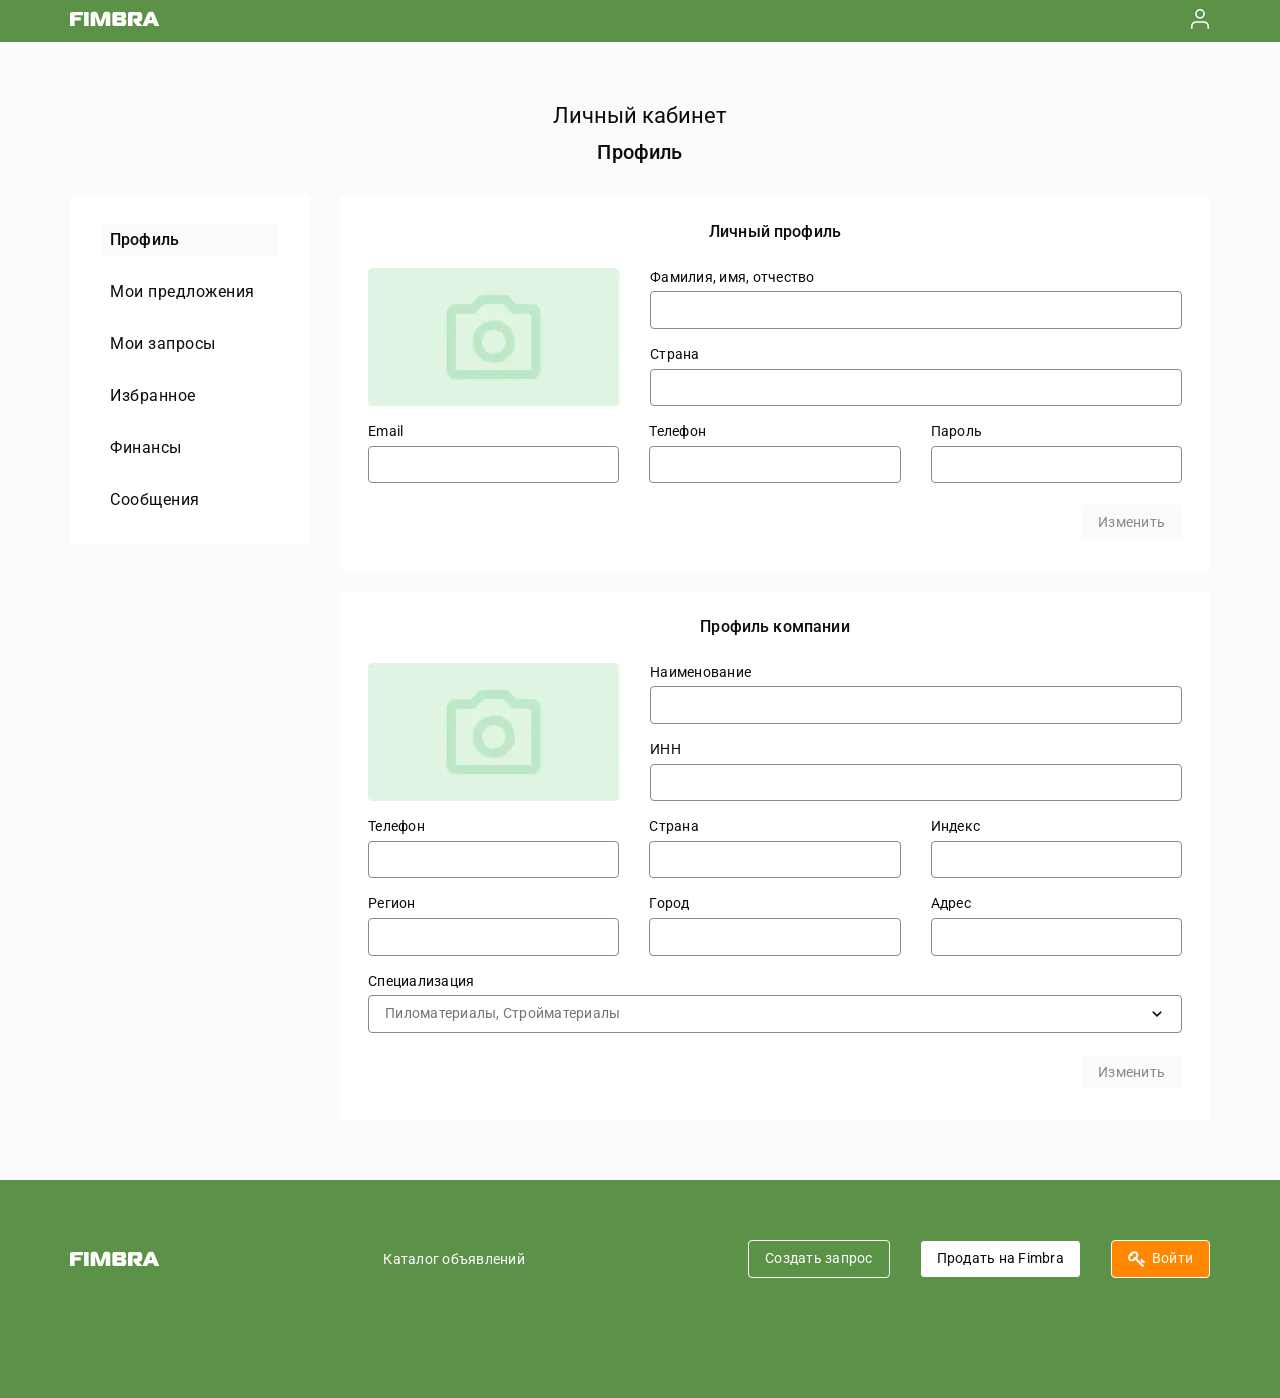
<file: lk.html>
<!doctype html>
<html lang="en">

<head>
	<title>Noname</title>
	<meta charset="UTF-8">
	<meta name="format-detection" content="telephone=no">
	<!-- <style>body{opacity: 0;}</style> -->
	<link rel="stylesheet" href="css/style.css?_v=20250803032621">
	<link rel="shortcut icon" href="favicon.ico">
	<!-- <meta name="robots" content="noindex, nofollow"> -->
	<meta name="viewport" content="width=device-width, initial-scale=1.0">
</head>

<body>
	<div class="wrapper">
		<header class="header">
			<div class="header__content">
				<div class="header__head">
					<div class="header__container">
						<div class="header__logo">
							<a href="#" class="logo">
								<svg class="logo__icon">
									<use xlink:href="img/icons/icons.svg#logo"></use>
								</svg>
								<svg class="logo__icon-mini">
									<use xlink:href="img/icons/icons.svg#logo-min"></use>
								</svg>
							</a>
						</div>
						<div class="header__buttons">
							<a href="#" class="header__btn btn-user">
								<svg>
									<use xlink:href="img/icons/icons.svg#user"></use>
								</svg>
							</a>
						</div>
					</div>
				</div>
			</div>
		</header>

		<main class="main">
			<section class="section-info">
				<div class="section-info__container">
					<div class="section-info__header">
						<div class="section-info__head">
							<h1 class="section-info__title title">Личный кабинет</h1>
							<h2 class="section-info__subtitle subtitle subtitle-bold">
								Профиль
							</h2>
						</div>
					</div>

					<div class="section-info__body">
						<nav data-da=".section-info__header, 992, 0" class="section-info__sidebar sidebar">
							<div class="sidebar__burger">
								<svg>
									<use xlink:href="img/icons/icons.svg#burger"></use>
								</svg>
							</div>
							<ul class="sidebar__list">
								<li>
									<a href="#" class="sidebar__link sidebar__link-active">Профиль</a>
								</li>
								<li>
									<a href="#" class="sidebar__link">Мои предложения</a>
								</li>
								<li>
									<a href="#" class="sidebar__link">Мои запросы</a>
								</li>
								<li>
									<a href="#" class="sidebar__link">Избранное</a>
								</li>
								<li>
									<a href="#" class="sidebar__link">Финансы</a>
								</li>
								<li>
									<a href="#" class="sidebar__link">Сообщения</a>
								</li>
							</ul>
						</nav>
						<div class="section-info__content">
							<div class="section-info__info info">
								<h3 class="info__title">Личный профиль</h3>
								<div class="info__content">
									<div class="info__head">
										<div class="info__img">
											<picture>
												<source srcset="img/info-img.webp" type="image/webp"><img
													src="img/info-img.jpg" alt="" />
											</picture>
										</div>
										<div class="info__inputs">
											<div class="info__input">
												<label for="">Фамилия, имя, отчество</label>
												<input type="text" />
											</div>
											<div class="info__input info__input-mini">
												<label for="">Страна</label>
												<input type="text" />
											</div>
										</div>
									</div>

									<div class="info__inputs info__inputs-col">
										<div class="info__input">
											<label for="">Email</label>
											<input type="text" />
										</div>
										<div class="info__input">
											<label for="">Телефон</label>
											<input type="text" />
										</div>
										<div class="info__input">
											<label for="">Пароль</label>
											<input type="text" />
										</div>
									</div>
									<div class="info__button">
										<a href="#" class="info__btn btn-gray">Изменить</a>
									</div>
								</div>
							</div>
							<div class="section-info__info info">
								<h3 class="info__title">Профиль компании</h3>
								<div class="info__content">
									<div class="info__head">
										<div class="info__img">
											<picture>
												<source srcset="img/info-img.webp" type="image/webp"><img
													src="img/info-img.jpg" alt="" />
											</picture>
										</div>
										<div class="info__inputs">
											<div class="info__input">
												<label for="">Наименование</label>
												<input type="text" />
											</div>
											<div class="info__input info__input-mini">
												<label for="">ИНН</label>
												<input type="text" />
											</div>
										</div>
									</div>

									<div class="info__inputs info__inputs-col">
										<div class="info__input">
											<label for="">Телефон</label>
											<input type="text" />
										</div>
										<div class="info__input">
											<label for="">Страна</label>
											<input type="text" />
										</div>
										<div class="info__input">
											<label for="">Индекс</label>
											<input type="text" />
										</div>
									</div>
									<div class="info__inputs info__inputs-col">
										<div class="info__input">
											<label for="">Регион</label>
											<input type="text" />
										</div>
										<div class="info__input">
											<label for="">Город</label>
											<input type="text" />
										</div>
										<div class="info__input">
											<label for="">Адрес</label>
											<input type="text" />
										</div>
									</div>
									<div class="info__inputs info__inputs-col">
										<div class="info__input">
											<label for="">Специализация</label>
											<select>
												<option value="1" selected>
													Пиломатериалы, Стройматериалы
												</option>
												<option value="2">Пункт №2</option>
												<option value="3">Пункт №3</option>
												<option value="4">Пункт №4</option>
											</select>
										</div>
									</div>
									<div class="info__button">
										<a href="#" class="info__btn btn-gray">Изменить</a>
									</div>
								</div>
							</div>
						</div>
					</div>
				</div>
			</section>
		</main>
		<footer class="footer">
			<div class="footer__container">
				<div class="footer__logo">
					<a href="#" class="logo">
						<svg class="logo__icon">
							<use xlink:href="img/icons/icons.svg#logo"></use>
						</svg>
					</a>
				</div>
				<div class="footer__link">
					<a href="#">Каталог объявлений</a>
				</div>
				<div class="footer__buttons">
					<a href="#" class="footer__btn footer__btn-hide btn">
						<span>Создать запрос</span>
					</a>
					<a href="#" class="footer__btn btn btn-white"> Продать на Fimbra </a>

					<a href="#" class="footer__btn footer__btn-hide btn btn-orange btn-icon">
						<svg>
							<use xlink:href="img/icons/icons.svg#key"></use>
						</svg>
						<span>Войти</span>
					</a>
				</div>
			</div>
		</footer>

	</div>
	<script src="js/app.min.js?_v=20250803032621"></script>
</body>

</html>
</file>
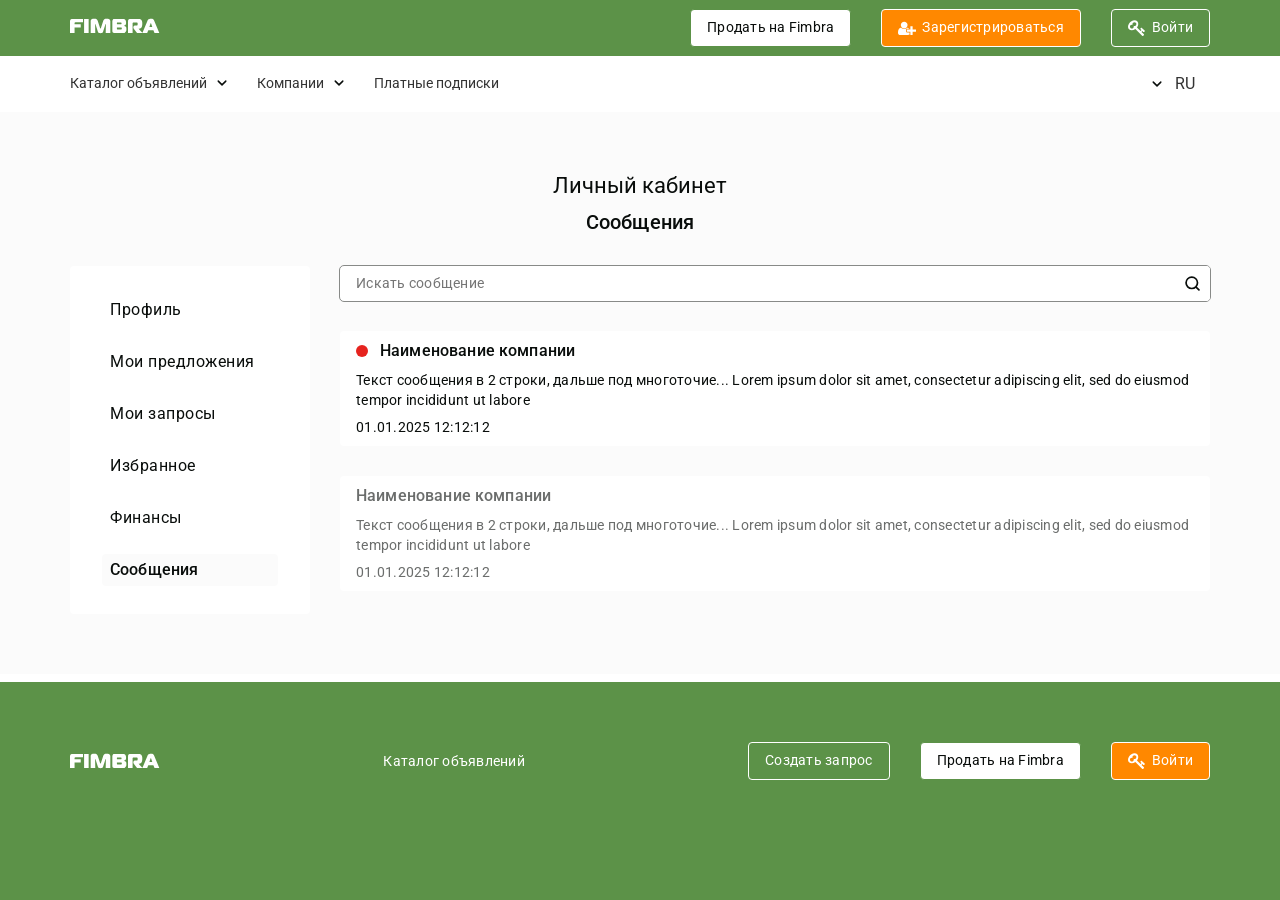
<file: my-messages.html>
<!doctype html>
<html lang="en">

<head>
	<title>Noname</title>
	<meta charset="UTF-8">
	<meta name="format-detection" content="telephone=no">
	<!-- <style>body{opacity: 0;}</style> -->
	<link rel="stylesheet" href="css/style.css?_v=20250803032621">
	<link rel="shortcut icon" href="favicon.ico">
	<!-- <meta name="robots" content="noindex, nofollow"> -->
	<meta name="viewport" content="width=device-width, initial-scale=1.0">
</head>

<body>
	<div class="wrapper">
		<header class="header">
			<div class="header__content">
				<div class="header__head">
					<div class="header__container">
						<div class="header__logo">
							<a href="#" class="logo">
								<svg class="logo__icon">
									<use xlink:href="img/icons/icons.svg#logo"></use>
								</svg>
								<svg class="logo__icon-mini">
									<use xlink:href="img/icons/icons.svg#logo-min"></use>
								</svg>
							</a>
						</div>
						<div class="header__buttons">
							<a href="#" class="header__btn btn btn-white"> Продать на Fimbra </a>
							<a href="#" class="header__btn btn btn-orange btn-icon">
								<svg>
									<use xlink:href="img/icons/icons.svg#registration"></use>
								</svg>
								<span>Зарегистрироваться</span>
							</a>
							<a href="#" class="header__btn btn btn-icon">
								<svg>
									<use xlink:href="img/icons/icons.svg#key"></use>
								</svg>
								<span>Войти</span>
							</a>
						</div>
					</div>
				</div>
				<div class="header__foot">
					<div class="header__container">
						<div class="header__menu-content">
							<div class="menu__toggle">
								<a href="#" class="menu__link menu__link-arrow"><span>Меню</span></a>
							</div>
							<ul class="header__menu menu">
								<li>
									<a href="#" class="menu__link menu__link-arrow"><span>Каталог объявлений</span></a>
									<ul class="menu__submenu submenu">
										<li>
											<a href="#" class="submenu__link"> Все объявления </a>
										</li>
										<li>
											<a href="#" class="submenu__link submenu__link-arrow">
												<span>Категория 1</span>
											</a>
											<ul class="submenu__menu">
												<li>
													<a href="#" class="submenu__menu__link">Все объявления</a>
												</li>
												<li>
													<a href="#" class="submenu__menu__link">Подкатегория 1</a>
												</li>
												<li>
													<a href="#" class="submenu__menu__link">Подкатегория 2</a>
												</li>
											</ul>
										</li>
									</ul>
								</li>
								<li>
									<a href="#" class="menu__link menu__link-arrow"><span>Компании</span></a>
								</li>
								<li>
									<a href="#" class="menu__link">Платные подписки</a>
								</li>
							</ul>
						</div>

						<div class="header__lang">
							<select name="form[]" data-class-modif="form">
								<option value="1" selected>RU</option>
								<option value="2">EN</option>
								<option value="2">EN</option>
								<option value="2">EN</option>
							</select>
						</div>
					</div>
				</div>
			</div>
		</header>

		<main class="main">
			<section class="section-info">
				<div class="section-info__container">
					<div class="section-info__header">
						<div class="section-info__head">
							<h1 class="section-info__title title">Личный кабинет</h1>
							<h2 class="section-info__subtitle subtitle subtitle-bold">
								Сообщения
							</h2>
						</div>
					</div>

					<div class="section-info__body">
						<nav data-da=".section-info__header, 992, 0" class="section-info__sidebar sidebar">
							<div class="sidebar__burger">
								<svg>
									<use xlink:href="img/icons/icons.svg#burger"></use>
								</svg>
							</div>
							<ul class="sidebar__list">
								<li>
									<a href="#" class="sidebar__link">Профиль</a>
								</li>
								<li>
									<a href="#" class="sidebar__link">Мои предложения</a>
								</li>
								<li>
									<a href="#" class="sidebar__link">Мои запросы</a>
								</li>
								<li>
									<a href="#" class="sidebar__link">Избранное</a>
								</li>
								<li>
									<a href="#" class="sidebar__link">Финансы</a>
								</li>
								<li>
									<a href="#" class="sidebar__link sidebar__link-active">Сообщения</a>
								</li>
							</ul>
						</nav>
						<div class="section-info__content">
							<div class="section-info__head section-info__head-col">
								<div class="section-info__search search">
									<search role="search">
										<form method="get" action="/search">
											<input type="search" name="search-text" class="search__input"
												placeholder="Искать сообщение" />
											<button>
												<svg>
													<use xlink:href="img/icons/icons.svg#search"></use>
												</svg>
											</button>
										</form>
									</search>
								</div>
							</div>
							<div class="section-info__messages">
								<a href="#" data-popup="#popup-message" class="section-info__message message">
									<div class="message__title">Наименование компании</div>
									<p class="message__text">
										Текст сообщения в 2 строки, дальше под многоточие... Lorem
										ipsum dolor sit amet, consectetur adipiscing elit, sed do
										eiusmod tempor incididunt ut labore
									</p>
									<p class="message__date">01.01.2025 12:12:12</p>
								</a>
								<a href="#" data-popup="#popup-message"
									class="section-info__message message message-gray">
									<div class="message__title">Наименование компании</div>
									<p class="message__text">
										Текст сообщения в 2 строки, дальше под многоточие... Lorem
										ipsum dolor sit amet, consectetur adipiscing elit, sed do
										eiusmod tempor incididunt ut labore
									</p>
									<p class="message__date">01.01.2025 12:12:12</p>
								</a>
							</div>
						</div>
					</div>
				</div>
			</section>
		</main>
		<footer class="footer">
			<div class="footer__container">
				<div class="footer__logo">
					<a href="#" class="logo">
						<svg class="logo__icon">
							<use xlink:href="img/icons/icons.svg#logo"></use>
						</svg>
					</a>
				</div>
				<div class="footer__link">
					<a href="#">Каталог объявлений</a>
				</div>
				<div class="footer__buttons">
					<a href="#" class="footer__btn footer__btn-hide btn">
						<span>Создать запрос</span>
					</a>
					<a href="#" class="footer__btn btn btn-white"> Продать на Fimbra </a>

					<a href="#" class="footer__btn footer__btn-hide btn btn-orange btn-icon">
						<svg>
							<use xlink:href="img/icons/icons.svg#key"></use>
						</svg>
						<span>Войти</span>
					</a>
				</div>
			</div>
		</footer>

	</div>
	<div id="popup-message" aria-hidden="true" class="popup popup-message">
		<div class="popup__wrapper">
			<div class="popup__content">
				<button data-close type="button" class="popup__close">
					<svg>
						<use xlink:href="img/icons/icons.svg#close"></use>
					</svg>
				</button>
				<div class="popup__title">Чат</div>
				<div class="popup__msgs">
					<div class="popup__msg msg msg-big">
						<div class="msg__content">
							<div class="msg__head">
								<div class="msg__ava">
									<picture>
										<source srcset="img/ava.webp" type="image/webp"><img src="img/ava.jpg" alt="" />
									</picture>
								</div>
								<div class="msg__title">Компания продавца</div>
							</div>
							<div class="msg__text">Отклик на запрос</div>
							<div class="msg__item item">
								<div href="#" class="item__img">
									<a href="#">
										<picture>
											<source srcset="img/item.webp" type="image/webp"><img src="img/item.jpg"
												alt="" />
										</picture>
									</a>
								</div>
								<div class="item__content">
									<div class="item__head">
										<div class="item__name">
											<span class="item__mark item__mark-request">Запрос</span>
											<a href="#" class="item__title">Наименование</a>
										</div>
										<div class="item__cost">
											<span>1000 руб.</span>
										</div>
									</div>
									<div class="item__category">
										<a href="#" class="item__category-link">Категория</a>
										<a href="#" class="item__category-link">Подкатегория</a>
									</div>
									<div class="item__subfoot">
										<div class="item__rating">
											<svg>
												<use xlink:href="img/icons/icons.svg#star"></use>
											</svg>
											<span>4.6</span>
										</div>
										<div class="item__company-name">Наименование компании</div>
									</div>
									<div class="item__foot">
										<div class="item__info">
											<div class="item__create">
												Создано: <span>01.01.2025</span>
											</div>
										</div>
									</div>
								</div>
							</div>
						</div>
					</div>
					<div class="popup__msg msg">
						<div class="msg__content">
							<div class="msg__head">
								<div class="msg__ava">
									<picture>
										<source srcset="img/ava.webp" type="image/webp"><img src="img/ava.jpg" alt="" />
									</picture>
								</div>
								<div class="msg__title">Компания продавца</div>
							</div>
							<div class="msg__text">Сообщение</div>
						</div>
					</div>
					<div class="popup__msg msg msg-right">
						<div class="msg__content">
							<div class="msg__head">
								<div class="msg__ava">
									<picture>
										<source srcset="img/ava.webp" type="image/webp"><img src="img/ava.jpg" alt="" />
									</picture>
								</div>
								<div class="msg__title">Компания покупателя</div>
							</div>
							<div class="msg__text">Сообщение</div>
						</div>
					</div>
				</div>
				<div class="popup__textarea">
					<textarea placeholder="Напишите ответ" name="" id=""></textarea>
				</div>
				<div class="popup__buttons">
					<a data-close href="#" class="popup__btn btn btn-white">Отмена</a>
					<button class="popup__btn btn">Отправить</button>
				</div>
			</div>
		</div>
	</div>
	<script src="js/app.min.js?_v=20250803032621"></script>
</body>

</html>
</file>
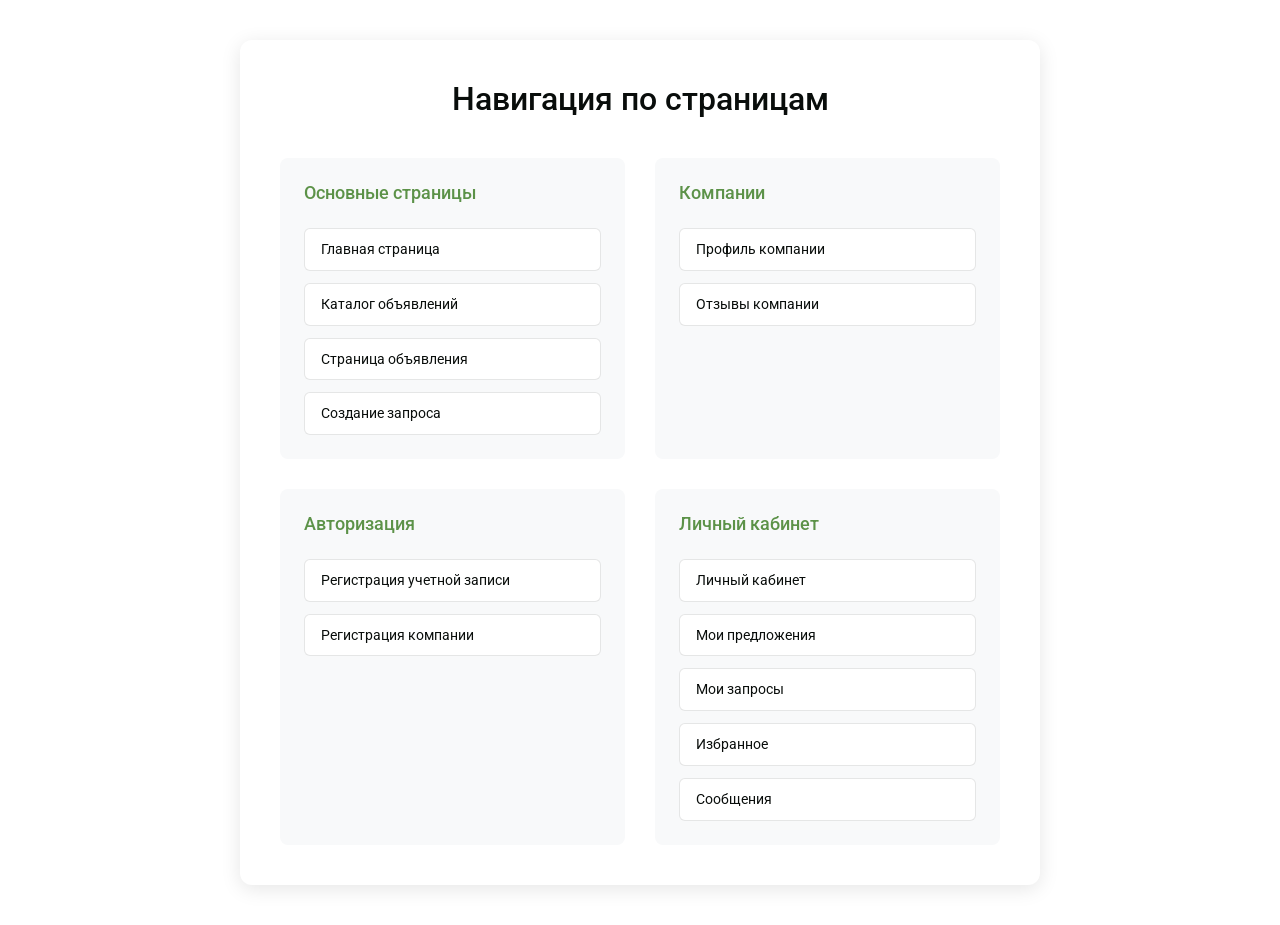
<file: navigation.html>
<!doctype html>
<html lang="ru">

<head>
	<title>Навигация по страницам - Fimbra</title>
	<meta charset="UTF-8">
	<meta name="format-detection" content="telephone=no">
	<link rel="stylesheet" href="css/style.css?_v=20250803032621">
	<link rel="stylesheet" href="css/base.css">
	<link rel="shortcut icon" href="favicon.ico">
	<meta name="viewport" content="width=device-width, initial-scale=1.0">
	<style>
		body {
			background: #FBFBFB;
			font-family: Roboto, sans-serif;
		}

		.navigation {
			min-height: 100vh;
			display: flex;
			align-items: center;
			justify-content: center;
			padding: 40px 20px;
		}

		.navigation__container {
			max-width: 800px;
			width: 100%;
			background: #FFF;
			border-radius: 12px;
			padding: 40px;
			box-shadow: 0 4px 20px rgba(0, 0, 0, 0.1);
		}

		.navigation__header {
			text-align: center;
			margin-bottom: 40px;
		}

		.navigation__title {
			color: #090D0B;
			font-size: 32px;
			font-weight: 500;
			margin-bottom: 8px;
		}

		.navigation__subtitle {
			color: rgba(9, 13, 11, 0.6);
			font-size: 16px;
		}

		.navigation__grid {
			display: grid;
			grid-template-columns: repeat(auto-fit, minmax(300px, 1fr));
			gap: 30px;
		}

		.navigation__section {
			background: #F8F9FA;
			border-radius: 8px;
			padding: 24px;
		}

		.navigation__section-title {
			color: #5C9248;
			font-size: 18px;
			font-weight: 500;
			margin-bottom: 16px;
			padding-bottom: 8px;
		}

		.navigation__list {
			display: flex;
			flex-direction: column;
			gap: 12px;
		}

		.navigation__link {
			color: #090D0B;
			text-decoration: none;
			padding: 12px 16px;
			border-radius: 6px;
			background: #FFF;
			border: 1px solid rgba(9, 13, 11, 0.1);
			display: flex;
			align-items: center;
		}






		@media (max-width: 768px) {
			.navigation__container {
				padding: 24px;
			}

			.navigation__title {
				font-size: 24px;
			}

			.navigation__grid {
				grid-template-columns: 1fr;
				gap: 20px;
			}
		}
	</style>
</head>

<body>
	<div class="wrapper">
		<main class="main">
			<section class="navigation">
				<div class="navigation__container">
					<div class="navigation__header">
						<h1 class="navigation__title">Навигация по страницам</h1>
					</div>

					<div class="navigation__grid">
						<div class="navigation__section">
							<h2 class="navigation__section-title">Основные страницы</h2>
							<ul class="navigation__list">
								<li><a class="navigation__link" href="indexx.html">Главная страница</a></li>
								<li><a class="navigation__link" href="ads.html">Каталог объявлений</a></li>
								<li><a class="navigation__link" href="advertisement.html">Страница объявления</a></li>
								<li><a class="navigation__link" href="advertisement-req.html">Создание запроса</a></li>
							</ul>
						</div>

						<div class="navigation__section">
							<h2 class="navigation__section-title">Компании</h2>
							<ul class="navigation__list">
								<li><a class="navigation__link" href="company.html">Профиль компании</a></li>
								<li><a class="navigation__link" href="company-review.html">Отзывы компании</a></li>
							</ul>
						</div>

						<div class="navigation__section">
							<h2 class="navigation__section-title">Авторизация</h2>
							<ul class="navigation__list">
								<li><a class="navigation__link" href="registration.html">Регистрация учетной записи</a>
								</li>
								<li><a class="navigation__link" href="registration-next.html">Регистрация компании</a>
								</li>
							</ul>
						</div>

						<div class="navigation__section">
							<h2 class="navigation__section-title">Личный кабинет</h2>
							<ul class="navigation__list">
								<li><a class="navigation__link" href="lk.html">Личный кабинет</a></li>
								<li><a class="navigation__link" href="my-oferta.html">Мои предложения</a></li>
								<li><a class="navigation__link" href="my-requests.html">Мои запросы</a></li>
								<li><a class="navigation__link" href="my-favorite.html">Избранное</a></li>
								<li><a class="navigation__link" href="my-messages.html">Сообщения</a></li>
							</ul>
						</div>
					</div>
				</div>
			</section>
		</main>
	</div>

	<script src="js/app.min.js?_v=20250803032621"></script>
</body>

</html>
</file>
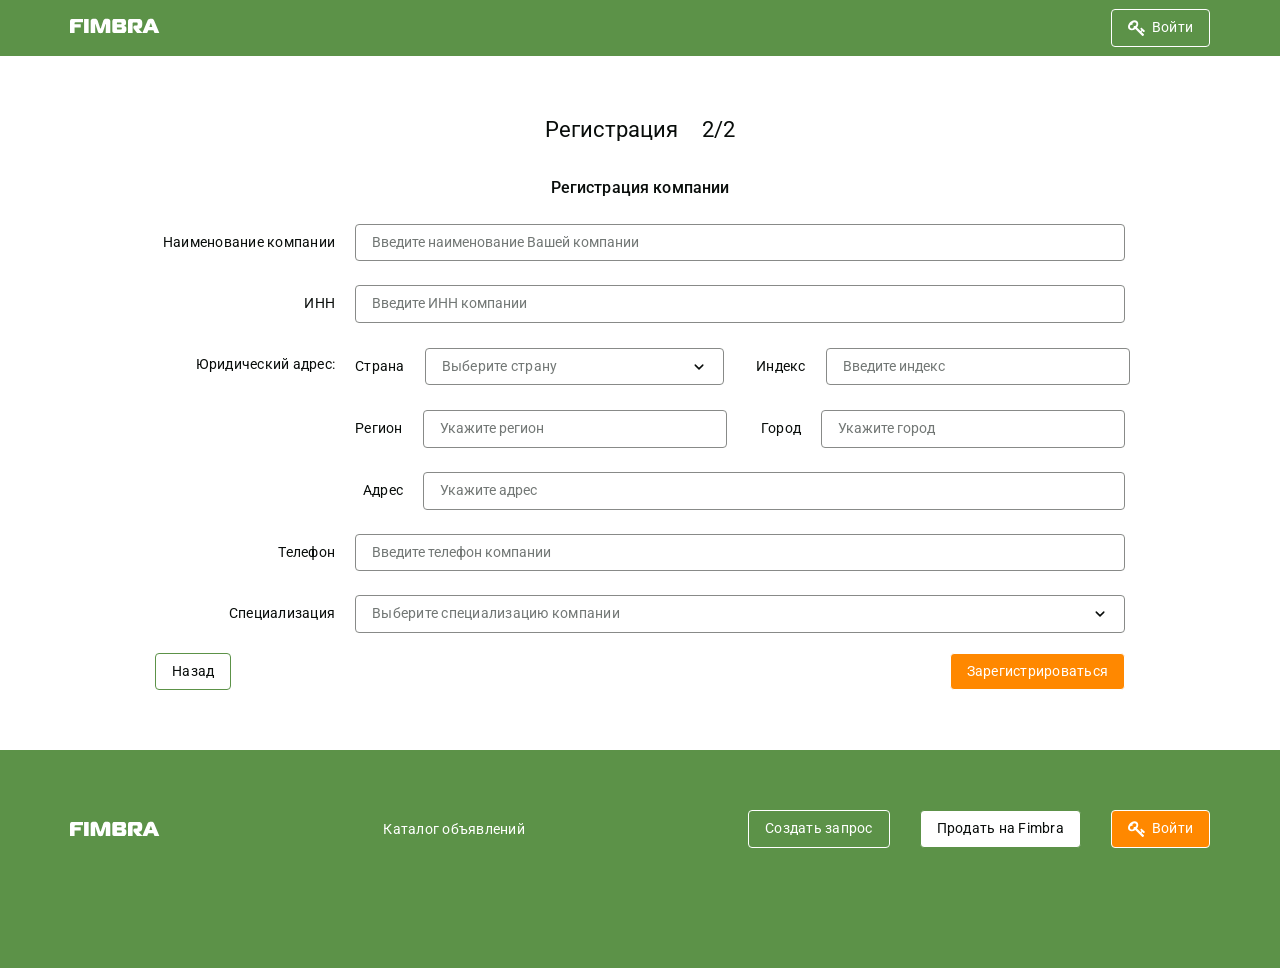
<file: registration-next.html>
<!doctype html>
<html lang="en">

<head>
	<title>Noname</title>
	<meta charset="UTF-8">
	<meta name="format-detection" content="telephone=no">
	<!-- <style>body{opacity: 0;}</style> -->
	<link rel="stylesheet" href="css/style.css?_v=20250803032621">
	<link rel="shortcut icon" href="favicon.ico">
	<!-- <meta name="robots" content="noindex, nofollow"> -->
	<meta name="viewport" content="width=device-width, initial-scale=1.0">
</head>

<body>
	<div class="wrapper">
		<header class="header">
			<div class="header__content">
				<div class="header__head">
					<div class="header__container">
						<div class="header__logo">
							<a href="#" class="logo">
								<svg class="logo__icon">
									<use xlink:href="img/icons/icons.svg#logo"></use>
								</svg>
								<svg class="logo__icon-mini">
									<use xlink:href="img/icons/icons.svg#logo-min"></use>
								</svg>
							</a>
						</div>
						<div class="header__buttons">
							<a href="#" class="header__btn btn btn-icon">
								<svg>
									<use xlink:href="img/icons/icons.svg#key"></use>
								</svg>
								<span>Войти</span>
							</a>
						</div>
					</div>
				</div>
			</div>
		</header>

		<main class="main">
			<div class="main__container">
				<section class="section-registration">
					<div class="section-registration__container">
						<h1 class="section-registration__title title title-num">
							<span>Регистрация</span>
							<span>2/2</span>
						</h1>
						<div class="section-registration__content">
							<div class="section-registration__subtitle">
								Регистрация компании
							</div>
							<div class="section-registration__inputs">
								<div class="section-registration__input">
									<label for="#">Наименование компании</label>
									<input type="text" placeholder="Введите наименование Вашей компании" />
								</div>
								<div class="section-registration__input">
									<label for="#">ИНН</label>
									<input type="text" placeholder="Введите ИНН компании" />
								</div>
								<div class="section-registration__input section-registration__input-title">
									<label for="#">Юридический адрес:</label>
									<div class="section-registration__col">
										<div class="section-registration__input section-registration__input-more">
											<div class="section-registration__input">
												<label for="#">Страна</label>
												<select>
													<option value="" selected>Выберите страну</option>
													<option value="2">Пункт №2</option>
													<option value="3">Пункт №3</option>
													<option value="4">Пункт №4</option>
												</select>
											</div>
										</div>
										<div class="section-registration__input section-registration__input-more">
											<label for="#">Индекс </label>
											<input type="text" placeholder="Введите индекс" />
										</div>
									</div>
								</div>
								<div class="section-registration__input">
									<label for="#"></label>
									<div class="section-registration__col">
										<div class="section-registration__input section-registration__input-more">
											<div class="section-registration__input">
												<label for="#">Регион</label>
												<input type="text" placeholder="Укажите регион" />
											</div>
										</div>
										<div class="section-registration__input section-registration__input-more">
											<label for="#">Город </label>
											<input type="text" placeholder="Укажите город" />
										</div>
									</div>
								</div>
								<div class="section-registration__input">
									<label for="#"></label>
									<div class="section-registration__col">
										<div class="section-registration__input section-registration__input-big">
											<label for="#">Адрес </label>
											<input type="text" placeholder="Укажите адрес" />
										</div>
									</div>
								</div>

								<div class="section-registration__input">
									<label for="#">Телефон</label>
									<input type="text" placeholder="Введите телефон компании" />
								</div>
								<div class="section-registration__input">
									<label for="#">Специализация</label>
									<select>
										<option value="" selected>
											Выберите специализацию компании
										</option>
										<option value="2">Пункт №2</option>
										<option value="3">Пункт №3</option>
										<option value="4">Пункт №4</option>
									</select>
								</div>
							</div>
							<div class="section-registration__buttons">
								<div class="section-registration__button">
									<a href="#" class="section-registration__btn btn btn-white">Назад</a>
								</div>
								<div class="section-registration__button">
									<a href="#" class="section-registration__btn btn btn-orange">Зарегистрироваться</a>
								</div>
							</div>
						</div>
					</div>
				</section>
			</div>
		</main>
		<footer class="footer">
			<div class="footer__container">
				<div class="footer__logo">
					<a href="#" class="logo">
						<svg class="logo__icon">
							<use xlink:href="img/icons/icons.svg#logo"></use>
						</svg>
					</a>
				</div>
				<div class="footer__link">
					<a href="#">Каталог объявлений</a>
				</div>
				<div class="footer__buttons">
					<a href="#" class="footer__btn footer__btn-hide btn">
						<span>Создать запрос</span>
					</a>
					<a href="#" class="footer__btn btn btn-white"> Продать на Fimbra </a>

					<a href="#" class="footer__btn footer__btn-hide btn btn-orange btn-icon">
						<svg>
							<use xlink:href="img/icons/icons.svg#key"></use>
						</svg>
						<span>Войти</span>
					</a>
				</div>
			</div>
		</footer>

	</div>
	<script src="js/app.min.js?_v=20250803032621"></script>
</body>

</html>
</file>
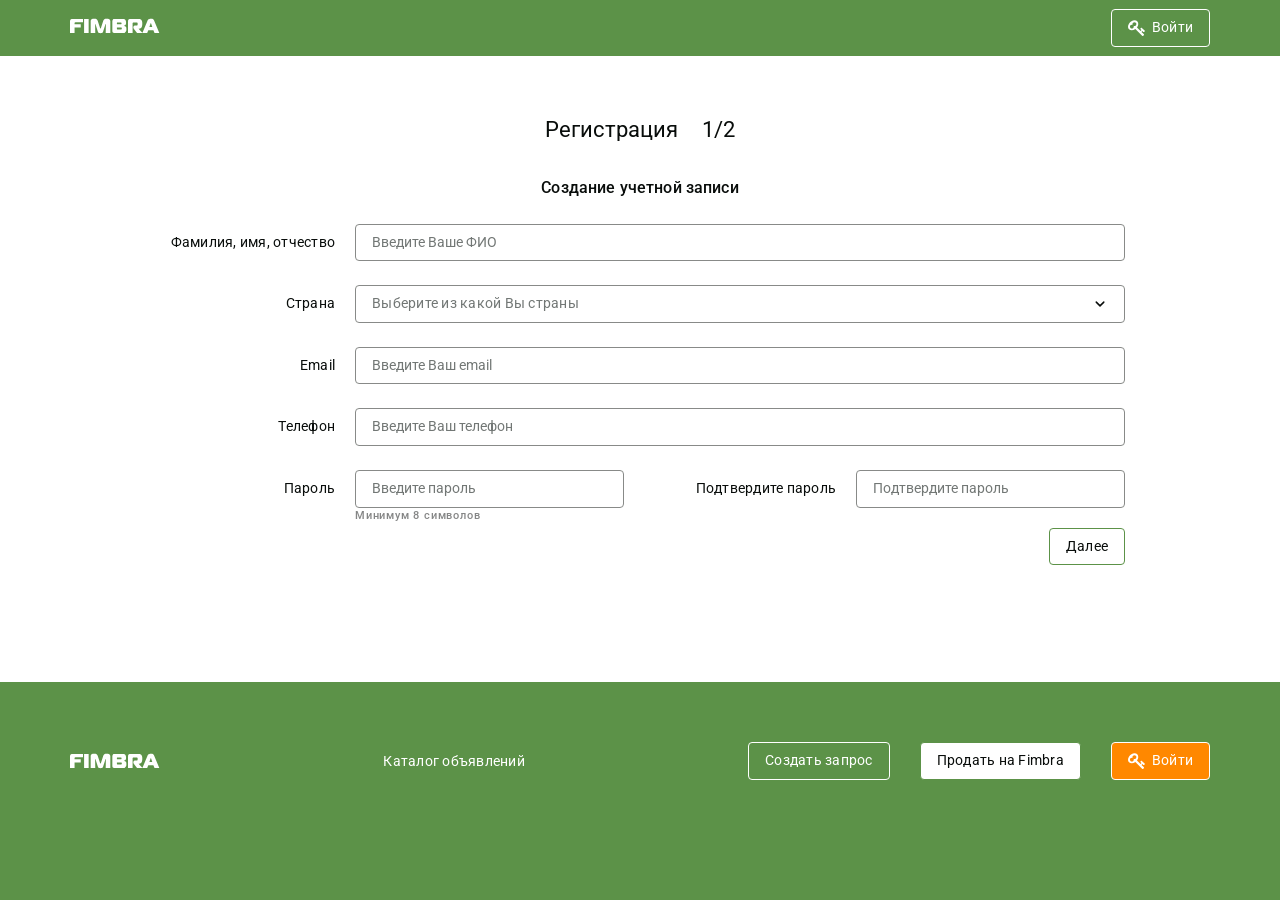
<file: registration.html>
<!doctype html>
<html lang="en">

<head>
	<title>Noname</title>
	<meta charset="UTF-8">
	<meta name="format-detection" content="telephone=no">
	<!-- <style>body{opacity: 0;}</style> -->
	<link rel="stylesheet" href="css/style.css?_v=20250803032621">
	<link rel="shortcut icon" href="favicon.ico">
	<!-- <meta name="robots" content="noindex, nofollow"> -->
	<meta name="viewport" content="width=device-width, initial-scale=1.0">
</head>

<body>
	<div class="wrapper">
		<header class="header">
			<div class="header__content">
				<div class="header__head">
					<div class="header__container">
						<div class="header__logo">
							<a href="#" class="logo">
								<svg class="logo__icon">
									<use xlink:href="img/icons/icons.svg#logo"></use>
								</svg>
								<svg class="logo__icon-mini">
									<use xlink:href="img/icons/icons.svg#logo-min"></use>
								</svg>
							</a>
						</div>
						<div class="header__buttons">
							<a href="#" class="header__btn btn btn-icon">
								<svg>
									<use xlink:href="img/icons/icons.svg#key"></use>
								</svg>
								<span>Войти</span>
							</a>
						</div>
					</div>
				</div>
			</div>
		</header>

		<main class="main">
			<div class="main__container">
				<section class="section-registration">
					<div class="section-registration__container">
						<h1 class="section-registration__title title title-num">
							<span>Регистрация</span>
							<span>1/2</span>
						</h1>
						<div class="section-registration__content">
							<div class="section-registration__subtitle">
								Создание учетной записи
							</div>
							<div class="section-registration__inputs">
								<div class="section-registration__input">
									<label for="#">Фамилия, имя, отчество</label>
									<input type="text" placeholder="Введите Ваше ФИО" />
								</div>
								<div class="section-registration__input">
									<label for="#">Страна</label>
									<select>
										<option value="" selected>
											Выберите из какой Вы страны
										</option>
										<option value="2">Пункт №2</option>
										<option value="3">Пункт №3</option>
										<option value="4">Пункт №4</option>
									</select>
								</div>
								<div class="section-registration__input">
									<label for="#">Email</label>
									<input type="text" placeholder="Введите Ваш email" />
								</div>
								<div class="section-registration__input">
									<label for="#">Телефон </label>
									<input type="text" placeholder="Введите Ваш телефон" />
								</div>
								<div class="section-registration__col">
									<div class="section-registration__input">
										<label for="#">Пароль </label>
										<div class="section-registration__input-info">
											<input type="text" placeholder="Введите пароль" />
											<span>Минимум 8 символов</span>
										</div>
									</div>
									<div class="section-registration__input">
										<label for="#">Подтвердите пароль </label>
										<input type="text" placeholder="Подтвердите пароль" />
									</div>
								</div>
							</div>
							<div class="section-registration__button">
								<a href="#" class="section-registration__btn btn btn-white">Далее</a>
							</div>
						</div>
					</div>
				</section>
			</div>
		</main>
		<footer class="footer">
			<div class="footer__container">
				<div class="footer__logo">
					<a href="#" class="logo">
						<svg class="logo__icon">
							<use xlink:href="img/icons/icons.svg#logo"></use>
						</svg>
					</a>
				</div>
				<div class="footer__link">
					<a href="#">Каталог объявлений</a>
				</div>
				<div class="footer__buttons">
					<a href="#" class="footer__btn footer__btn-hide btn">
						<span>Создать запрос</span>
					</a>
					<a href="#" class="footer__btn btn btn-white"> Продать на Fimbra </a>

					<a href="#" class="footer__btn footer__btn-hide btn btn-orange btn-icon">
						<svg>
							<use xlink:href="img/icons/icons.svg#key"></use>
						</svg>
						<span>Войти</span>
					</a>
				</div>
			</div>
		</footer>

	</div>
	<script src="js/app.min.js?_v=20250803032621"></script>
</body>

</html>
</file>
<file: css/style.css>
@import url('https://fonts.googleapis.com/css2?family=Roboto:ital,wght@0,100..900;1,100..900&display=swap');
@import url('https://fonts.googleapis.com/css2?family=Inter:ital,opsz,wght@0,14..32,100..900;1,14..32,100..900&display=swap');

* {
  padding: 0px;
  margin: 0px;
  border: 0px;
}

*,
*:before,
*:after {
  -webkit-box-sizing: border-box;
  box-sizing: border-box;
}

html,
body {
  height: 100%;
  min-width: 320px;
}

body {
  line-height: 1;
  font-family: "Roboto";
  font-size: 0.875rem;
  -ms-text-size-adjust: 100%;
  -moz-text-size-adjust: 100%;
  -webkit-text-size-adjust: 100%;
  -webkit-font-smoothing: antialiased;
  -moz-osx-font-smoothing: grayscale;
}

input,
button,
textarea {
  font-family: "Roboto";
  font-size: inherit;
  line-height: inherit;
}

button {
  cursor: pointer;
  color: inherit;
  background-color: rgba(0, 0, 0, 0);
}

a {
  color: inherit;
  text-decoration: none;
}

ul li {
  list-style: none;
}

img {
  vertical-align: top;
}

h1,
h2,
h3,
h4,
h5,
h6 {
  font-weight: inherit;
  font-size: inherit;
}

.lock body {
  overflow: hidden;
  -ms-touch-action: none;
  touch-action: none;
  -ms-scroll-chaining: none;
  overscroll-behavior: none;
}

*:focus {
  outline: 1px solid rgba(0, 0, 0, 0);
}

.wrapper {
  min-height: 100%;
  display: -webkit-box;
  display: -ms-flexbox;
  display: flex;
  -webkit-box-orient: vertical;
  -webkit-box-direction: normal;
  -ms-flex-direction: column;
  flex-direction: column;
  overflow: hidden;
  background: #fff;
  line-height: 1.2;
  font-family: "Roboto";
  color: #090d0b;
}

@supports (overflow: clip) {
  .wrapper {
    overflow: clip;
  }
}

.wrapper>main {
  -webkit-box-flex: 1;
  -ms-flex: 1 1 auto;
  flex: 1 1 auto;
}

.wrapper>* {
  min-width: 0;
}

[class*=__container] {
  margin: 0 auto;
  max-width: 71.25rem;
}

.checkbox {
  position: relative;
}

.checkbox:not(:last-child) {
  margin-bottom: 0.3125em;
}

.checkbox__input {
  position: absolute;
  width: 0;
  height: 0;
  opacity: 0;
  background: url("../img/icons/icons.svg#check") 0 0 no-repeat;
}

.checkbox__input:focus-visible+.checkbox__label:before {
  -webkit-box-shadow: 0 0 5px #5c9248;
  box-shadow: 0 0 5px #5c9248;
}

.checkbox__input:checked+.checkbox__label:before {
  background: #5c9248;
}

.checkbox__label {
  cursor: pointer;
  display: -webkit-inline-box;
  display: -ms-inline-flexbox;
  display: inline-flex;
  position: relative;
  gap: 10px;
}

.checkbox__label:before {
  content: "";
  -ms-flex-item-align: start;
  align-self: flex-start;
  -webkit-box-flex: 0;
  -ms-flex: 0 0 19px;
  flex: 0 0 19px;
  width: 19px;
  height: 19px;
  border: 1.5px solid #888a88;
  border-radius: 2px;
  background: #fff;
  -webkit-box-sizing: border-box;
  box-sizing: border-box;
  -webkit-transition: .2s ease;
  transition: .2s ease;
}

.checkbox__label:after {
  content: "";
  position: absolute;
  top: 3.5px;
  left: 7px;
  width: 5px;
  height: 10px;
  border: solid #fff;
  border-width: 0 2px 2px 0;
  -webkit-transform: rotate(45deg);
  -ms-transform: rotate(45deg);
  transform: rotate(45deg);
  opacity: 0;
  -webkit-transition: .2s ease;
  transition: .2s ease;
}

.checkbox__text {
  -ms-flex-item-align: center;
  -ms-grid-row-align: center;
  align-self: center;
}

.checkbox__input:checked+.checkbox__label:after {
  opacity: 1;
}

.select {
  min-width: 0;
  position: relative;
  width: 100%;
  max-width: 300px;
}

.select__body {
  position: relative;
}

.select__title {
  color: #333;
  text-align: left;
  cursor: pointer;
  width: 100%;
  border-radius: 8px;
  -webkit-transition: all .3s ease;
  transition: all .3s ease;
}

.select__title:hover {
  border-color: #aaa;
}

.select__value {
  display: -webkit-box;
  display: -ms-flexbox;
  display: flex;
  -webkit-box-align: center;
  -ms-flex-align: center;
  align-items: center;
  height: 40px;
  padding: 0 15px;
  gap: 10px;
  font-size: 16px;
}

.select__value>* {
  -webkit-box-flex: 1;
  -ms-flex: 1 1 auto;
  flex: 1 1 auto;
}

.select__value:before {
  content: "";
  background: url("../img/icons/arrow.svg") no-repeat center center;
  background-size: 100% 100%;
  width: 16px;
  height: 16px;
  font-size: 10px;
  color: #666;
  -webkit-transition: all .3s ease;
  transition: all .3s ease;
  margin-left: auto;
}

._select-open .select__value:before {
  -webkit-transform: rotate(-180deg);
  -ms-transform: rotate(-180deg);
  transform: rotate(-180deg);
}

.select__content {
  -webkit-box-flex: 1;
  -ms-flex: 1 1 auto;
  flex: 1 1 auto;
  overflow: hidden;
  text-overflow: ellipsis;
  white-space: nowrap;
}

.select__options {
  color: #333;
  position: absolute;
  top: calc(100% + 5px);
  border-radius: 8px;
  width: 100%;
  left: 0;
  background-color: #fff;
  border: 1px solid rgba(164, 164, 164, .4980392157);
  z-index: 100;
  border-radius: 8px;
  -webkit-box-shadow: 0 2px 4px rgba(0, 0, 0, .1);
  box-shadow: 0 2px 4px rgba(0, 0, 0, .1);
  overflow: hidden;
}

.select__scroll {
  overflow-y: auto;
  overflow-x: hidden;
  max-height: 250px;
}

.select__scroll::-webkit-scrollbar {
  width: 6px;
}

.select__scroll::-webkit-scrollbar-track {
  background: #f1f1f1;
  border-radius: 3px;
}

.select__scroll::-webkit-scrollbar-thumb {
  background: #ccc;
  border-radius: 3px;
}

.select__option {
  width: 100%;
  text-align: left;
  cursor: pointer;
  padding: 10px 20px;
  color: inherit;
  font-size: 15px;
  -webkit-transition: background-color .2s ease;
  transition: background-color .2s ease;
}

.select__option._select-selected {
  background-color: #f5f5f5;
  font-weight: 500;
}

body::after {
  content: "";
  background-color: rgba(0, 0, 0, .5);
  position: fixed;
  width: 100%;
  height: 100%;
  top: 0;
  left: 0;
  opacity: 0;
  -webkit-transition: opacity .8s ease 0s;
  transition: opacity .8s ease 0s;
  pointer-events: none;
  z-index: 149;
}

.popup-show body::after {
  opacity: 1;
}

.popup {
  position: fixed;
  top: 0;
  left: 0;
  bottom: 0;
  right: 0;
  padding: 16px;
  -webkit-transition: visibility .8s ease 0s;
  transition: visibility .8s ease 0s;
  visibility: hidden;
  pointer-events: none;
}

.popup_show {
  z-index: 150;
  visibility: visible;
  overflow: auto;
  pointer-events: auto;
}

.popup_show .popup__content {
  visibility: visible;
  -webkit-transform: scale(1);
  -ms-transform: scale(1);
  transform: scale(1);
}

.popup__wrapper {
  display: -webkit-box;
  display: -ms-flexbox;
  display: flex;
  -webkit-box-orient: vertical;
  -webkit-box-direction: normal;
  -ms-flex-direction: column;
  flex-direction: column;
  -webkit-box-align: center;
  -ms-flex-align: center;
  align-items: center;
  min-height: 100%;
  -webkit-box-flex: 1;
  -ms-flex: 1 1 auto;
  flex: 1 1 auto;
  width: 100%;
  display: flex;
  -webkit-box-pack: center;
  -ms-flex-pack: center;
  justify-content: center;
  align-items: center;
}

.popup__content {
  visibility: hidden;
  -webkit-transform: scale(0);
  -ms-transform: scale(0);
  transform: scale(0);
  -webkit-transition: -webkit-transform .3s ease 0s;
  transition: -webkit-transform .3s ease 0s;
  transition: transform .3s ease 0s;
  transition: transform .3s ease 0s, -webkit-transform .3s ease 0s;
  background: #fff;
  padding: 20px;
  width: 100%;
  max-width: 900px;
  border-radius: 4px;
}

.lock .popup__content {
  visibility: visible;
}

.popup__content .popup__close {
  position: absolute;
  right: 14px;
  top: 14px;
}

.popup__title {
  font-weight: 500;
  font-size: 16px;
  line-height: 1.5;
  letter-spacing: .15px;
  color: #090d0b;
  text-align: center;
}

.popup__msgs {
  display: -webkit-box;
  display: -ms-flexbox;
  display: flex;
  -webkit-box-orient: vertical;
  -webkit-box-direction: normal;
  -ms-flex-direction: column;
  flex-direction: column;
  gap: 24px;
  padding: 16px;
  padding-bottom: 100px;
  background: -webkit-gradient(linear, left bottom, left top, from(rgba(130, 205, 102, 0.1)), to(rgba(130, 205, 102, 0.1))), #fff;
  background: linear-gradient(0deg, rgba(130, 205, 102, 0.1), rgba(130, 205, 102, 0.1)), #fff;
  border-radius: 4px;
}

.popup__textarea textarea {
  height: 116px;
  width: 100%;
  padding: 10px 16px;
  border-radius: 4px;
  overflow: hidden;
  font-family: "Roboto";
  font-weight: 400;
  font-size: 14px;
  line-height: 1.4;
  letter-spacing: .25px;
  resize: none;
  outline: 1px solid #888a88;
}

.popup__textarea textarea:focus {
  outline: 1px solid rgba(115, 164, 97, .6196078431);
}

.popup__buttons {
  display: -webkit-box;
  display: -ms-flexbox;
  display: flex;
  gap: 10px;
  -webkit-box-pack: justify;
  -ms-flex-pack: justify;
  justify-content: space-between;
}

.msg {
  display: -webkit-box;
  display: -ms-flexbox;
  display: flex;
}

.msg-big .msg__content {
  width: 100%;
}

.msg-right {
  -webkit-box-pack: end;
  -ms-flex-pack: end;
  justify-content: end;
}

.msg__content {
  padding: 8px 16px;
  background: #fff;
  border-radius: 16px;
  display: -webkit-inline-box;
  display: -ms-inline-flexbox;
  display: inline-flex;
  -webkit-box-orient: vertical;
  -webkit-box-direction: normal;
  -ms-flex-direction: column;
  flex-direction: column;
  gap: 8px;
}

.msg__head {
  display: -webkit-inline-box;
  display: -ms-inline-flexbox;
  display: inline-flex;
  gap: 8px;
  -webkit-box-align: center;
  -ms-flex-align: center;
  align-items: center;
}

.msg__title {
  font-weight: 500;
}

.popup__checkboxes {
  padding-left: 6px;
  display: -webkit-box;
  display: -ms-flexbox;
  display: flex;
  -webkit-box-orient: vertical;
  -webkit-box-direction: normal;
  -ms-flex-direction: column;
  flex-direction: column;
  gap: 8px;
}

.popup__box {
  display: -webkit-box;
  display: -ms-flexbox;
  display: flex;
  -webkit-box-orient: vertical;
  -webkit-box-direction: normal;
  -ms-flex-direction: column;
  flex-direction: column;
  gap: 10px;
}

.popup__box label {
  font-family: "Roboto";
  font-style: normal;
  font-weight: 500;
  font-size: 16px;
  letter-spacing: .15px;
  color: #090d0b;
}

.popup__checkbox {
  display: -webkit-box;
  display: -ms-flexbox;
  display: flex;
  gap: 12px;
  -webkit-box-align: center;
  -ms-flex-align: center;
  align-items: center;
}

.popup__checkbox label {
  font-family: "Roboto";
  font-weight: 400;
  font-size: 14px;
  letter-spacing: .25px;
  color: #090d0b;
}

.popup__inputs {
  display: -webkit-box;
  display: -ms-flexbox;
  display: flex;
  -webkit-box-orient: vertical;
  -webkit-box-direction: normal;
  -ms-flex-direction: column;
  flex-direction: column;
  gap: 16px;
}

.popup__col {
  display: -webkit-box;
  display: -ms-flexbox;
  display: flex;
  gap: 30px;
}

.popup__imgs {
  display: -webkit-box;
  display: -ms-flexbox;
  display: flex;
  gap: 10px;
  -ms-flex-wrap: wrap;
  flex-wrap: wrap;
}

.popup__img {
  -webkit-box-flex: 1;
  -ms-flex: 1 1 auto;
  flex: 1 1 auto;
  max-width: 164px;
  position: relative;
}

.popup__img a {
  position: absolute;
  right: 8px;
  top: 8px;
  z-index: 1;
}

.popup__img svg {
  width: 10px;
  height: 10px;
}

.popup__img img {
  position: absolute;
  inset: 0;
  width: 100%;
  height: 100%;
  -o-object-fit: cover;
  object-fit: cover;
}

.popup__select {
  font-family: "Roboto";
  font-style: normal;
  font-weight: 400;
  font-size: 14px;
  line-height: 1.4;
  letter-spacing: .25px;
  color: #090d0b;
  width: 100% !important;
}

.popup__select .select {
  max-width: 100%;
}

.popup-delete .popup__content {
  padding: 16px;
  max-width: 300px;
}

.popup-delete .popup__title {
  font-family: "Roboto";
  font-style: normal;
  font-weight: 400;
  letter-spacing: .5px;
  color: #090d0b;
  font-size: 16px;
}

.popup-archive .popup__content {
  max-width: 350px;
}

[class*=-ibg] {
  position: relative;
}

[class*=-ibg] img {
  position: absolute;
  width: 100%;
  height: 100%;
  top: 0;
  left: 0;
  -o-object-fit: cover;
  object-fit: cover;
}

[class*=-ibg--contain] img {
  -o-object-fit: contain;
  object-fit: contain;
}

.btn {
  white-space: nowrap;
  padding: 8px 16px;
  font-family: "Roboto";
  font-weight: 400;
  font-size: 14px;
  line-height: 1.4;
  letter-spacing: .25px;
  color: #fff;
  display: -webkit-inline-box;
  display: -ms-inline-flexbox;
  display: inline-flex;
  -webkit-box-align: center;
  -ms-flex-align: center;
  align-items: center;
  -webkit-box-pack: center;
  -ms-flex-pack: center;
  justify-content: center;
  gap: 6px;
  background: #5c9248;
  border: 1px solid #fff;
  border-radius: 4px;
}

.btn svg {
  display: -webkit-inline-box;
  display: -ms-inline-flexbox;
  display: inline-flex;
  -webkit-box-flex: 0;
  -ms-flex: 0 0 auto;
  flex: 0 0 auto;
  width: 18px;
  height: 18px;
}

.btn-white {
  color: #090d0b;
  background: #fff;
  border: 1px solid #5c9248;
}

.btn-orange {
  background: #f80;
}

.title {
  font-style: normal;
  font-weight: 400;
  font-size: 22px;
  line-height: 127%;
  text-align: center;
  color: #090d0b;
}

.btn-user svg {
  width: 20px;
  height: 20px;
}

.header__content {
  display: -webkit-box;
  display: -ms-flexbox;
  display: flex;
  -webkit-box-orient: vertical;
  -webkit-box-direction: normal;
  -ms-flex-direction: column;
  flex-direction: column;
}

.header__container {
  width: 100%;
  display: -webkit-box;
  display: -ms-flexbox;
  display: flex;
  -webkit-box-align: center;
  -ms-flex-align: center;
  align-items: center;
  -webkit-box-pack: justify;
  -ms-flex-pack: justify;
  justify-content: space-between;
}

.header__head {
  display: -webkit-box;
  display: -ms-flexbox;
  display: flex;
  -webkit-box-align: center;
  -ms-flex-align: center;
  align-items: center;
  -webkit-box-pack: justify;
  -ms-flex-pack: justify;
  justify-content: space-between;
  background: #5c9248;
  padding: 9px 0;
}

.header__buttons {
  display: -webkit-box;
  display: -ms-flexbox;
  display: flex;
}

.header__foot {
  padding: 8px 0;
  display: -webkit-box;
  display: -ms-flexbox;
  display: flex;
  -webkit-box-align: center;
  -ms-flex-align: center;
  align-items: center;
}

.header__menu {
  display: -webkit-box;
  display: -ms-flexbox;
  display: flex;
  position: relative;
  list-style: none;
  margin: 0;
  padding: 0;
}

.header__menu>li {
  position: relative;
}

.header__menu>li>a {
  display: -webkit-box;
  display: -ms-flexbox;
  display: flex;
  -webkit-box-align: center;
  -ms-flex-align: center;
  align-items: center;
  gap: 7px;
  padding: 10px 0;
  text-decoration: none;
  color: #333;
  position: relative;
}

.header__menu>li:hover .menu__submenu {
  display: block;
}

.menu__link-arrow {
  display: -webkit-inline-box;
  display: -ms-inline-flexbox;
  display: inline-flex;
}

.menu__link-arrow span {
  line-height: 1;
}

.menu__link-arrow::after {
  content: "";
  background: url("../img/icons/arrow.svg") no-repeat center center;
  background-size: 100% 100%;
  display: -webkit-inline-box;
  display: -ms-inline-flexbox;
  display: inline-flex;
  width: 16px;
  height: 16px;
  font-size: 10px;
  color: #666;
  -webkit-transition: all .3s ease;
  transition: all .3s ease;
  margin-left: auto;
}

.menu__submenu {
  display: none;
  position: absolute;
  top: 100%;
  left: 0;
  min-width: 180px;
  background: #fff;
  list-style: none;
  padding: 10px 0;
  margin: 0;
  z-index: 100;
  padding: 4px 8px;
  -webkit-box-shadow: 0px 0px 0px 1px rgba(0, 0, 0, .1), 0px 1px 4px rgba(0, 0, 0, .1);
  box-shadow: 0px 0px 0px 1px rgba(0, 0, 0, .1), 0px 1px 4px rgba(0, 0, 0, .1);
  border-radius: 3px;
}

.menu__submenu>li {
  position: relative;
}

.menu__submenu>li>a {
  display: -webkit-box;
  display: -ms-flexbox;
  display: flex;
  -webkit-box-align: center;
  -ms-flex-align: center;
  align-items: center;
  padding: 8px 10px;
  text-decoration: none;
  color: #333;
  white-space: nowrap;
}

.menu__submenu>li:hover>.submenu__menu {
  display: block;
}

.menu__submenu>li:hover>a {
  color: #5c9248;
}

.submenu__menu {
  display: none;
  position: absolute;
  left: 100%;
  top: 0;
  min-width: 150px;
  background: #fff;
  -webkit-box-shadow: 2px 2px 5px rgba(0, 0, 0, .1);
  box-shadow: 2px 2px 5px rgba(0, 0, 0, .1);
  list-style: none;
  padding: 10px 0;
  margin: 0;
  padding: 4px 8px;
  background: #fff;
  -webkit-box-shadow: 0px 0px 0px 1px rgba(0, 0, 0, .1), 0px 1px 4px rgba(0, 0, 0, .1);
  box-shadow: 0px 0px 0px 1px rgba(0, 0, 0, .1), 0px 1px 4px rgba(0, 0, 0, .1);
  border-radius: 3px;
}

.submenu__menu>li>a {
  display: block;
  padding: 8px 10px;
  text-decoration: none;
  color: #555;
}

.submenu__menu>li>a:hover {
  color: #5c9248;
}

.submenu__link-arrow::after {
  content: "";
  -webkit-transform: rotate(-90deg);
  -ms-transform: rotate(-90deg);
  transform: rotate(-90deg);
  background: url("img/icons/arrow.svg") no-repeat center center;
  background-size: 100% 100%;
  width: 8px;
  height: 5px;
  font-size: 10px;
  color: #666;
  -webkit-transition: all .3s ease;
  transition: all .3s ease;
  margin-left: auto;
}

.logo {
  fill: #fff;
}

.logo__icon-mini {
  display: none;
}

.logo svg {
  width: 90px;
  height: 20px;
}

.menu__toggle {
  display: none;
}

.footer {
  background: #5c9248;
}

.footer__container {
  display: -webkit-box;
  display: -ms-flexbox;
  display: flex;
  -webkit-box-align: center;
  -ms-flex-align: center;
  align-items: center;
  -webkit-box-pack: justify;
  -ms-flex-pack: justify;
  justify-content: space-between;
}

.footer__logo svg.logo__icon {
  display: block;
  width: 90px;
  height: 20px;
}

.footer__link {
  font-family: "Roboto";
  font-style: normal;
  font-weight: 400;
  font-size: 14px;
  line-height: 143%;
  letter-spacing: .25px;
  color: #fff;
}

.footer__buttons {
  display: -webkit-box;
  display: -ms-flexbox;
  display: flex;
  -webkit-box-align: center;
  -ms-flex-align: center;
  align-items: center;
}

.section-search {
  position: relative;
  height: 400px;
}

.section-search__img {
  position: absolute;
  width: 100%;
  height: 100%;
}

.section-search__img::after {
  content: "";
  width: 100%;
  height: 100%;
  z-index: 2;
  position: absolute;
  inset: 0;
  background: -webkit-gradient(linear, left top, left bottom, from(rgba(0, 0, 0, 0.2)), to(rgba(0, 0, 0, 0.6)));
  background: linear-gradient(180deg, rgba(0, 0, 0, 0.2) 0%, rgba(0, 0, 0, 0.6) 100%);
}

.section-search img {
  position: absolute;
  width: 100%;
  height: 100%;
  -o-object-fit: cover;
  object-fit: cover;
  z-index: 1;
}

.section-search__container {
  width: 100%;
  height: 100%;
}

.section-search__search {
  position: relative;
  z-index: 2;
  width: 100%;
  height: 100%;
  display: -webkit-box;
  display: -ms-flexbox;
  display: flex;
  -webkit-box-align: center;
  -ms-flex-align: center;
  align-items: center;
  -webkit-box-pack: center;
  -ms-flex-pack: center;
  justify-content: center;
}

.search search,
.search form {
  position: relative;
  width: 100%;
  max-width: 48.125rem;
  display: -webkit-box;
  display: -ms-flexbox;
  display: flex;
  -webkit-box-align: center;
  -ms-flex-align: center;
  align-items: center;
  -webkit-box-pack: center;
  -ms-flex-pack: center;
  justify-content: center;
}

.search button {
  position: absolute;
  right: 0;
  display: -webkit-inline-box;
  display: -ms-inline-flexbox;
  display: inline-flex;
  -webkit-box-align: center;
  -ms-flex-align: center;
  align-items: center;
  -webkit-box-pack: center;
  -ms-flex-pack: center;
  justify-content: center;
  padding: 10px;
  background: #fff;
  border-radius: 0 4px 4px 0;
}

.search svg {
  width: 15px;
  height: 15px;
}

.search__input {
  font-weight: 400;
  font-size: 14px;
  line-height: 1.4;
  color: #090d0b;
  letter-spacing: .25px;
  width: 100%;
  max-width: 48.125rem;
  padding: 8px 16px;
  gap: 2px;
  background: #fff;
  mix-blend-mode: normal;
  border-radius: 4px;
}

.search__input::-webkit-input-placeholder {
  font-family: "Roboto";
  font-weight: 400;
  font-size: 14px;
  line-height: 1.4;
  display: -webkit-box;
  display: flex;
  -webkit-box-align: center;
  align-items: center;
  letter-spacing: .25px;
}

.search__input::-moz-placeholder {
  font-family: "Roboto";
  font-weight: 400;
  font-size: 14px;
  line-height: 1.4;
  display: flex;
  align-items: center;
  letter-spacing: .25px;
}

.search__input:-ms-input-placeholder {
  font-family: "Roboto";
  font-weight: 400;
  font-size: 14px;
  line-height: 1.4;
  display: -ms-flexbox;
  display: flex;
  -ms-flex-align: center;
  align-items: center;
  letter-spacing: .25px;
}

.search__input::-ms-input-placeholder {
  font-family: "Roboto";
  font-weight: 400;
  font-size: 14px;
  line-height: 1.4;
  display: -ms-flexbox;
  display: flex;
  -ms-flex-align: center;
  align-items: center;
  letter-spacing: .25px;
}

.search__input::placeholder {
  font-family: "Roboto";
  font-weight: 400;
  font-size: 14px;
  line-height: 1.4;
  display: -webkit-box;
  display: -ms-flexbox;
  display: flex;
  -webkit-box-align: center;
  -ms-flex-align: center;
  align-items: center;
  letter-spacing: .25px;
}

.search__input:focus {
  outline: #5c9248 2px solid;
}

.section-request__content {
  width: 100%;
  display: -webkit-box;
  display: -ms-flexbox;
  display: flex;
}

.section-request__card {
  -webkit-box-flex: 0;
  -ms-flex: 0 1 370px;
  flex: 0 1 370px;
  height: auto;
}

.card {
  display: -webkit-box;
  display: -ms-flexbox;
  display: flex;
  -webkit-box-orient: vertical;
  -webkit-box-direction: normal;
  -ms-flex-direction: column;
  flex-direction: column;
  -webkit-box-align: center;
  -ms-flex-align: center;
  align-items: center;
  border: 1px solid #5c9248;
  border-radius: 4px;
  padding: 24px 32px 52px 32px;
}

.card__icon {
  position: relative;
}

.card__icon svg {
  position: absolute;
  inset: 0;
  width: 100%;
  height: 100%;
}

.card__content {
  display: -webkit-box;
  display: -ms-flexbox;
  display: flex;
  -webkit-box-orient: vertical;
  -webkit-box-direction: normal;
  -ms-flex-direction: column;
  flex-direction: column;
  text-align: center;
}

.card__title {
  font-weight: 500;
  font-size: 16px;
  line-height: 150%;
  letter-spacing: .01em;
  color: #090d0b;
}

.card__subtitle {
  font-weight: 400;
  font-size: 14px;
  line-height: 143%;
  letter-spacing: .02em;
  color: rgba(17, 21, 17, .5);
}

.section-new__more {
  text-align: center;
}

.section-new__more a {
  text-align: center;
  font-family: "Roboto";
  font-weight: 400;
  font-size: 14px;
  line-height: 143%;
  display: -webkit-inline-box;
  display: -ms-inline-flexbox;
  display: inline-flex;
  -webkit-box-pack: center;
  -ms-flex-pack: center;
  justify-content: center;
  -webkit-box-align: center;
  -ms-flex-align: center;
  align-items: center;
  letter-spacing: .25px;
  color: #090d0b;
}

.item {
  display: -webkit-box;
  display: -ms-flexbox;
  display: flex;
  gap: 8px;
}

.item__img {
  -webkit-box-flex: 0;
  -ms-flex: 0 0 auto;
  flex: 0 0 auto;
  position: relative;
  border-radius: 4px;
  overflow: hidden;
}

.item__img img {
  position: absolute;
  inset: 0;
  width: 100%;
  height: 100%;
}

.item__img-like {
  z-index: 10;
  position: absolute;
}

.item__content {
  width: 100%;
}

.item__head {
  display: -webkit-box;
  display: -ms-flexbox;
  display: flex;
  -webkit-box-pack: justify;
  -ms-flex-pack: justify;
  justify-content: space-between;
  gap: 4px;
}

.item__name {
  display: -webkit-inline-box;
  display: -ms-inline-flexbox;
  display: inline-flex;
  -webkit-box-align: center;
  -ms-flex-align: center;
  align-items: center;
}

.item__mark {
  display: -webkit-inline-box;
  display: -ms-inline-flexbox;
  display: inline-flex;
  padding: 2px 4px;
  border-radius: 4px;
  background: -webkit-gradient(linear, left bottom, left top, from(rgba(130, 205, 102, 0.3)), to(rgba(130, 205, 102, 0.3))), #fff;
  background: linear-gradient(0deg, rgba(130, 205, 102, 0.3), rgba(130, 205, 102, 0.3)), #fff;
  color: #090d0b;
  font-family: Roboto;
  font-size: 12px;
  font-weight: 400;
  line-height: 16px;
  letter-spacing: .4px;
}

.item__mark-request {
  background: #ffdcb3;
}

.item__title {
  font-family: "Roboto";
  font-style: normal;
  font-weight: 500;
  font-size: 16px;
  line-height: 150%;
  letter-spacing: .15px;
  color: #090d0b;
}

.item__cost {
  display: -webkit-box;
  display: -ms-flexbox;
  display: flex;
  gap: 4px;
  -webkit-box-align: center;
  -ms-flex-align: center;
  align-items: center;
  font-family: "Roboto";
  font-weight: 500;
  font-size: 16px;
  line-height: 150%;
  letter-spacing: .1px;
  color: #090d0b;
}

.item__category {
  display: -webkit-box;
  display: -ms-flexbox;
  display: flex;
  font-family: "Roboto";
  font-weight: 400;
  line-height: 143%;
  letter-spacing: .25px;
  color: #090d0b;
}

.item__category-link {
  display: -webkit-box;
  display: -ms-flexbox;
  display: flex;
  gap: 4px;
}

.item__category-link:not(:first-child)::before {
  content: ">";
  padding-left: 4px;
}

.item__subfoot {
  display: -webkit-box;
  display: -ms-flexbox;
  display: flex;
  -webkit-box-align: center;
  -ms-flex-align: center;
  align-items: center;
}

.item__rating {
  font-family: "Roboto";
  font-weight: 500;
  font-size: 12px;
  display: -webkit-box;
  display: -ms-flexbox;
  display: flex;
  gap: 2px;
  -webkit-box-align: center;
  -ms-flex-align: center;
  align-items: center;
  letter-spacing: .4px;
  line-height: 1.2;
  color: #090d0b;
}

.item__rating svg {
  width: 11px;
  height: 11px;
}

.item__company-name {
  font-family: "Roboto";
  font-weight: 400;
  letter-spacing: .25px;
  line-height: 1;
  color: #090d0b;
}

.item__foot {
  display: -webkit-box;
  display: -ms-flexbox;
  display: flex;
  -webkit-box-pack: justify;
  -ms-flex-pack: justify;
  justify-content: space-between;
}

.item__info {
  font-family: "Roboto";
  font-style: normal;
  font-weight: 400;
  line-height: 133%;
  display: -webkit-box;
  display: -ms-flexbox;
  display: flex;
  -webkit-box-align: center;
  -ms-flex-align: center;
  align-items: center;
  letter-spacing: .4px;
  color: rgba(17, 21, 17, .5);
}

.item__menu svg {
  width: 16px;
  height: 16px;
}

.swiper-new {
  overflow: visible !important;
}

.swiper-pagination-new {
  margin-top: 10px;
  position: relative !important;
  bottom: -2px !important;
}

.item__menu.more {
  position: relative;
  display: inline-block;
  cursor: pointer;
}

.more__icon {
  padding: 8px;
  width: 24px;
  height: 24px;
}

.more__menu {
  display: none;
  position: absolute;
  right: 0;
  top: 100%;
  width: 100%;
  min-width: 160px;
  background: #fff;
  border-radius: 5px;
  -webkit-box-shadow: 0 2px 10px rgba(0, 0, 0, .1);
  box-shadow: 0 2px 10px rgba(0, 0, 0, .1);
  margin-top: 8px;
  z-index: 100;
  list-style: none;
  overflow: hidden;
}

.more__link {
  display: -webkit-box;
  display: -ms-flexbox;
  display: flex;
  -webkit-box-align: center;
  -ms-flex-align: center;
  align-items: center;
  gap: 6px;
  padding: 10px 18px;
  text-decoration: none;
  color: #333;
  -webkit-transition: background .2s;
  transition: background .2s;
}

.more__link:hover {
  background: #f5f5f5;
}

.more__link svg {
  -webkit-box-flex: 0;
  -ms-flex: 0 0 auto;
  flex: 0 0 auto;
  width: 12px;
  height: 12px;
}

.more__link span {
  font-size: 14px;
  line-height: 1;
}

.section-cats {
  background: #fbfbfb;
}

.section-cats__items {
  display: -ms-grid;
  display: grid;
  -ms-grid-columns: (1fr)[4];
  grid-template-columns: repeat(4, 1fr);
  gap: 30px;
  -ms-flex-wrap: wrap;
  flex-wrap: wrap;
}

.item-cat {
  display: -webkit-box;
  display: -ms-flexbox;
  display: flex;
  -webkit-box-orient: vertical;
  -webkit-box-direction: normal;
  -ms-flex-direction: column;
  flex-direction: column;
  -webkit-box-align: center;
  -ms-flex-align: center;
  align-items: center;
  background: #fff;
  -webkit-box-shadow: 0px 1px 3px rgba(18, 49, 23, .05), 0px 1px 4px 1px rgba(18, 49, 23, .05);
  box-shadow: 0px 1px 3px rgba(18, 49, 23, .05), 0px 1px 4px 1px rgba(18, 49, 23, .05);
  border-radius: 4px;
}

.item-cat__img {
  position: relative;
}

.item-cat__img img {
  position: absolute;
  width: 100%;
  height: 100%;
}

.item-cat__title {
  font-family: "Roboto";
  font-weight: 500;
  font-size: 16px;
  line-height: 150%;
  display: -webkit-box;
  display: -ms-flexbox;
  display: flex;
  -webkit-box-align: center;
  -ms-flex-align: center;
  align-items: center;
  text-align: center;
  letter-spacing: .15px;
  color: #090d0b;
  padding-left: 8px;
  padding-right: 8px;
}

.section-info {
  background-color: #fbfbfb;
}

.section-info__head {
  display: -webkit-box;
  display: -ms-flexbox;
  display: flex;
  -webkit-box-orient: vertical;
  -webkit-box-direction: normal;
  -ms-flex-direction: column;
  flex-direction: column;
  -webkit-box-align: center;
  -ms-flex-align: center;
  align-items: center;
  gap: 10px;
}

.section-info__head-col {
  padding-bottom: 0;
}

.section-info__header {
  position: relative;
}

.section-info__header.active .sidebar__list {
  display: -webkit-box;
  display: -ms-flexbox;
  display: flex;
  position: absolute;
  left: 0;
  top: 100%;
  z-index: 200;
  width: 100%;
  background: #fff;
  border-radius: 4px;
  padding: 12px 10px;
  border: 1px solid rgba(92, 146, 72, .5960784314);
  overflow: auto;
}

.section-info__title {
  font-family: "Roboto";
  font-style: normal;
  font-weight: 400;
  font-size: 22px;
  line-height: 127%;
  color: #090d0b;
}

.section-info__subtitle {
  font-family: "Roboto";
  font-style: normal;
  font-weight: 500;
  font-size: 20px;
  line-height: 120%;
  letter-spacing: .15px;
  color: #090d0b;
}

.section-info__body {
  display: -webkit-box;
  display: -ms-flexbox;
  display: flex;
  gap: 30px;
}

.section-info__sidebar {
  background-color: #fff;
  padding: 28px 32px;
  border-radius: 4px;
}

.section-info__content {
  width: 100%;
  display: -webkit-box;
  display: -ms-flexbox;
  display: flex;
  -webkit-box-orient: vertical;
  -webkit-box-direction: normal;
  -ms-flex-direction: column;
  flex-direction: column;
}

.section-info__info {
  background-color: #fff;
  border-radius: 4px;
}

.section-info__slider {
  width: 100%;
}

.section-info__slider .swiper-slide {
  height: auto !important;
}

.section-info__slider .item {
  background: #fff;
  border-radius: 4px;
  -webkit-box-shadow: 0 1px 4px rgba(0, 0, 0, .1);
  box-shadow: 0 1px 4px rgba(0, 0, 0, .1);
}

.section-info__slider .item-gray {
  background: #f2f2f2;
}

.section-info__slider .item-gray .item__img-like svg {
  display: none;
}

.section-info__slider .item-gray .item__img-like::before {
  content: "Архив";
  padding: 2px 4px;
  background: -webkit-gradient(linear, left bottom, left top, from(rgba(17, 21, 17, 0.5)), to(rgba(17, 21, 17, 0.5))), #fff;
  background: linear-gradient(0deg, rgba(17, 21, 17, 0.5), rgba(17, 21, 17, 0.5)), #fff;
  border-radius: 4px;
  font-family: "Roboto";
  font-style: normal;
  font-weight: 400;
  font-size: 12px;
  line-height: 1.3;
  letter-spacing: .4px;
  color: #fff;
}

.section-info__slider .item .item__content {
  padding: 0 12px 0 8px;
}

.section-info__search {
  width: 100%;
}

.section-info__search search {
  display: -webkit-box;
  display: -ms-flexbox;
  display: flex;
  -webkit-box-align: center;
  -ms-flex-align: center;
  align-items: center;
  gap: 16px;
  max-width: 100% !important;
}

.section-info__search search form {
  outline: 1px solid #888a88;
  border-radius: 4px;
  max-width: 100% !important;
}

.section-info__search search form input {
  max-width: 100% !important;
}

.section-info__filter {
  display: -webkit-box;
  display: -ms-flexbox;
  display: flex;
  -webkit-box-align: center;
  -ms-flex-align: center;
  align-items: center;
  -webkit-box-pack: start;
  -ms-flex-pack: start;
  justify-content: start;
  width: 100%;
  gap: 16px;
}

.section-info__messages {
  display: -webkit-box;
  display: -ms-flexbox;
  display: flex;
  -webkit-box-orient: vertical;
  -webkit-box-direction: normal;
  -ms-flex-direction: column;
  flex-direction: column;
}

.sidebar {
  min-width: 240px;
  height: 100%;
  -webkit-box-flex: 0;
  -ms-flex: 0 0 auto;
  flex: 0 0 auto;
  display: -webkit-inline-box;
  display: -ms-inline-flexbox;
  display: inline-flex;
}

.sidebar__burger {
  display: none;
}

.sidebar__list {
  display: -webkit-inline-box;
  display: -ms-inline-flexbox;
  display: inline-flex;
  -webkit-box-orient: vertical;
  -webkit-box-direction: normal;
  -ms-flex-direction: column;
  flex-direction: column;
  gap: 20px;
  width: 100%;
}

.sidebar__link {
  display: -webkit-box;
  display: -ms-flexbox;
  display: flex;
  border-width: 4px 8px;
  border-style: solid;
  border-color: #fff;
  border-radius: 4px;
  font-family: "Roboto";
  font-weight: 400;
  font-size: 16px;
  line-height: 1.5;
  letter-spacing: .5px;
  color: #090d0b;
}

.sidebar__link-active {
  background: #fbfbfb;
  border-width: 4px 8px;
  border-style: solid;
  border-color: #fbfbfb;
  border-radius: 4px;
  font-family: "Roboto";
  font-weight: 500;
  font-size: 16px;
  line-height: 1.5;
  letter-spacing: .15px;
  color: #090d0b;
}

.info__title {
  text-align: center;
  font-family: "Roboto";
  font-style: normal;
  font-weight: 500;
  font-size: 16px;
  line-height: 1.5;
  text-align: center;
  letter-spacing: .15px;
  color: #090d0b;
}

.info__content {
  display: -webkit-box;
  display: -ms-flexbox;
  display: flex;
  -webkit-box-orient: vertical;
  -webkit-box-direction: normal;
  -ms-flex-direction: column;
  flex-direction: column;
  gap: 16px;
}

.info__head {
  display: -webkit-box;
  display: -ms-flexbox;
  display: flex;
}

.info__img {
  position: relative;
  width: 386px;
  height: auto;
  border-radius: 4px;
  overflow: hidden;
}

.info__img img {
  position: absolute;
  left: 0;
  top: 0;
  width: 100%;
  height: 100%;
  -o-object-fit: cover;
  object-fit: cover;
}

.info__inputs {
  width: 100%;
  display: -webkit-box;
  display: -ms-flexbox;
  display: flex;
  -webkit-box-orient: vertical;
  -webkit-box-direction: normal;
  -ms-flex-direction: column;
  flex-direction: column;
  gap: 16px;
}

.info__input {
  display: -webkit-box;
  display: -ms-flexbox;
  display: flex;
  -webkit-box-orient: vertical;
  -webkit-box-direction: normal;
  -ms-flex-direction: column;
  flex-direction: column;
  gap: 4px;
  width: 100%;
}

.info__input label {
  font-family: "Roboto";
  font-style: normal;
  font-weight: 400;
  font-size: 14px;
  line-height: 1.4;
  letter-spacing: .25px;
  color: #090d0b;
}

.info__input input {
  padding: 8px 16px;
  font-family: "Roboto";
  font-style: normal;
  font-weight: 400;
  font-size: 14px;
  line-height: 1.4;
  letter-spacing: .25px;
  color: #090d0b;
  background: #fff;
  mix-blend-mode: normal;
  border-radius: 4px;
  border: 1px solid #888a88;
}

.info__input .select {
  max-width: 100%;
}

.info__input .select .select__body {
  border: 1px solid #888a88;
  padding: 8px 16px;
  border-radius: 4px;
}

.info__input .select .select__content {
  gap: 2px;
  background: #fff;
}

.info__input .select .select__content:focus {
  outline: .1px solid rgba(126, 195, 101, .836);
}

.info__input .select .select__value {
  -webkit-box-orient: horizontal;
  -webkit-box-direction: reverse;
  -ms-flex-direction: row-reverse;
  flex-direction: row-reverse;
  font-weight: 400;
  font-size: 14px;
  line-height: 1.4;
  letter-spacing: .25px;
  color: rgba(86, 92, 89, .831372549);
  height: auto;
  padding: 0;
}

.info__inputs-col {
  display: -webkit-box;
  display: -ms-flexbox;
  display: flex;
  -webkit-box-orient: horizontal;
  -webkit-box-direction: normal;
  -ms-flex-direction: row;
  flex-direction: row;
  gap: 30px;
}

.info__button {
  margin-top: 14px;
  margin-bottom: 14px;
  text-align: right;
}

.btn-gray {
  padding: 8px 16px;
  font-family: "Roboto";
  font-style: normal;
  font-weight: 400;
  font-size: 14px;
  line-height: 1.4;
  color: #888a88;
  letter-spacing: .25px;
  background: #fbfbfb;
  border: 1px solid #fbfbfb;
  border-radius: 4px;
}

.section-info__filter {
  margin-top: 6px;
  -ms-flex-wrap: wrap;
  flex-wrap: wrap;
}

.filter__select {
  background: #fff;
  mix-blend-mode: normal;
  border-radius: 4px;
}

.filter__select .select__value {
  padding: 8px 16px;
  background: #fff;
  -webkit-box-orient: horizontal;
  -webkit-box-direction: reverse;
  -ms-flex-direction: row-reverse;
  flex-direction: row-reverse;
  border-radius: 4px;
  border: 1px solid #888a88;
}

.message {
  display: -webkit-box;
  display: -ms-flexbox;
  display: flex;
  -webkit-box-orient: vertical;
  -webkit-box-direction: normal;
  -ms-flex-direction: column;
  flex-direction: column;
  gap: 8px;
  padding: 8px 16px;
  background: #fff;
  border-radius: 4px;
}

.message__title {
  font-family: "Roboto";
  font-weight: 500;
  font-size: 16px;
  line-height: 1.5;
  letter-spacing: .15px;
  color: #090d0b;
  display: -webkit-box;
  display: -ms-flexbox;
  display: flex;
  gap: 12px;
  -webkit-box-align: center;
  -ms-flex-align: center;
  align-items: center;
}

.message__title::before {
  content: "";
  display: block;
  width: 12px;
  height: 12px;
  background: #e6231e;
  border-radius: 50%;
  overflow: hidden;
}

.message__text {
  font-family: "Roboto";
  font-weight: 400;
  font-size: 14px;
  line-height: 1.4;
  letter-spacing: .25px;
  color: #090d0b;
}

.message__date {
  font-family: "Roboto";
  font-weight: 400;
  font-size: 14px;
  line-height: 1.4;
  letter-spacing: .25px;
  color: #090d0b;
}

.message-gray .message__title {
  font-family: "Roboto";
  font-weight: 500;
  font-size: 16px;
  line-height: 1.5;
  letter-spacing: .15px;
  color: #090d0b;
  display: -webkit-box;
  display: -ms-flexbox;
  display: flex;
  gap: 12px;
  -webkit-box-align: center;
  -ms-flex-align: center;
  align-items: center;
}

.message-gray .message__title::before {
  content: "";
  display: none;
}

.message-gray .message__title {
  opacity: .6;
}

.message-gray .message__text {
  opacity: .6;
}

.message-gray .message__date {
  opacity: .6;
}

.section-registration__title {
  display: -webkit-box;
  display: -ms-flexbox;
  display: flex;
  gap: 24px;
  -webkit-box-pack: center;
  -ms-flex-pack: center;
  justify-content: center;
}

.section-registration__content {
  max-width: 60.625rem;
  margin: 0 auto;
}

.section-registration__subtitle {
  font-family: "Roboto";
  font-weight: 500;
  font-size: 16px;
  line-height: 1.5;
  text-align: center;
  letter-spacing: .15px;
  color: #090d0b;
}

.section-registration__inputs {
  display: -webkit-box;
  display: -ms-flexbox;
  display: flex;
  -webkit-box-orient: vertical;
  -webkit-box-direction: normal;
  -ms-flex-direction: column;
  flex-direction: column;
  max-width: 100%;
}

.section-registration__col {
  display: -webkit-box;
  display: -ms-flexbox;
  display: flex;
  -webkit-box-align: center;
  -ms-flex-align: center;
  align-items: center;
  width: 100%;
  -webkit-box-pack: justify;
  -ms-flex-pack: justify;
  justify-content: space-between;
}

.section-registration__input {
  width: 100%;
  display: -webkit-box;
  display: -ms-flexbox;
  display: flex;
  -webkit-box-align: center;
  -ms-flex-align: center;
  align-items: center;
  font-family: "Roboto";
  font-weight: 400;
  font-size: 14px;
  line-height: 1.4;
  letter-spacing: .25px;
}

.section-registration__input .select {
  max-width: 100%;
}

.section-registration__input .select .select__body {
  border: 1px solid #888a88;
  padding: 8px 16px;
  border-radius: 4px;
}

.section-registration__input .select .select__content {
  gap: 2px;
  background: #fff;
}

.section-registration__input .select .select__content:focus {
  outline: .1px solid rgba(126, 195, 101, .836);
}

.section-registration__input .select .select__value {
  -webkit-box-orient: horizontal;
  -webkit-box-direction: reverse;
  -ms-flex-direction: row-reverse;
  flex-direction: row-reverse;
  font-weight: 400;
  font-size: 14px;
  line-height: 1.4;
  letter-spacing: .25px;
  color: rgba(86, 92, 89, .831372549);
  height: auto;
  padding: 0;
}

.section-registration__input-title>label {
  margin: 8px 0 12px 0;
}

.section-registration__input-info {
  display: -webkit-box;
  display: -ms-flexbox;
  display: flex;
  -webkit-box-orient: vertical;
  -webkit-box-direction: normal;
  -ms-flex-direction: column;
  flex-direction: column;
  position: relative;
  width: 100%;
}

.section-registration__input-info span {
  position: absolute;
  top: 100%;
  font-family: "Roboto";
  font-weight: 500;
  font-size: 11px;
  line-height: 1.4;
  color: rgba(108, 109, 109, .831372549);
  letter-spacing: .8px;
}

.section-registration__input-info input {
  -webkit-box-flex: 1;
  -ms-flex: 1 1 auto;
  flex: 1 1 auto;
  width: 100%;
}

.section-registration__input label {
  -webkit-box-flex: 0;
  -ms-flex: 0 0 180px;
  flex: 0 0 180px;
  color: #090d0b;
  text-align: right;
}

.section-registration__input input {
  -webkit-box-flex: 1;
  -ms-flex: 1 1 auto;
  flex: 1 1 auto;
  border: 1px solid #888a88;
  padding: 8px 16px;
  gap: 2px;
  background: #fff;
  mix-blend-mode: normal;
  border-radius: 4px;
  font-family: "Roboto";
  font-style: normal;
  font-weight: 400;
  font-size: 14px;
  line-height: 1.4;
  color: rgba(23, 23, 23, .831372549);
}

.section-registration__input input::-webkit-input-placeholder {
  color: rgba(86, 92, 89, .831372549);
}

.section-registration__input input::-moz-placeholder {
  color: rgba(86, 92, 89, .831372549);
}

.section-registration__input input:-ms-input-placeholder {
  color: rgba(86, 92, 89, .831372549);
}

.section-registration__input input::-ms-input-placeholder {
  color: rgba(86, 92, 89, .831372549);
}

.section-registration__input input::placeholder {
  color: rgba(86, 92, 89, .831372549);
}

.section-registration__input input:focus {
  outline: .1px solid rgba(126, 195, 101, .836);
}

.section-registration__input-more {
  width: 100%;
}

.section-registration__input-more label {
  -webkit-box-flex: 0;
  -ms-flex: 0 1 50px;
  flex: 0 1 50px;
}

.section-registration__input-more input {
  -webkit-box-flex: 1;
  -ms-flex: 1 0 304px;
  flex: 1 0 304px;
}

.section-registration__input-big label {
  -webkit-box-flex: 0;
  -ms-flex: 0 1 48px;
  flex: 0 1 48px;
}

.section-registration__button {
  text-align: right;
}

.section-registration__buttons {
  display: -webkit-box;
  display: -ms-flexbox;
  display: flex;
  width: 100%;
  -webkit-box-align: center;
  -ms-flex-align: center;
  align-items: center;
  -webkit-box-pack: justify;
  -ms-flex-pack: justify;
  justify-content: space-between;
  gap: 10px;
}

.swiper {
  overflow: hidden;
}

.swiper-initialized {
  -ms-touch-action: pan-y;
  touch-action: pan-y;
}

.swiper-wrapper {
  width: 100%;
  height: 100%;
  -webkit-box-sizing: content-box;
  box-sizing: content-box;
  display: -webkit-box;
  display: -ms-flexbox;
  display: flex;
  position: relative;
}

.swiper-vertical .swiper-wrapper {
  -webkit-box-orient: vertical;
  -webkit-box-direction: normal;
  -ms-flex-direction: column;
  flex-direction: column;
}

.swiper-autoheight .swiper-wrapper {
  -webkit-box-align: start;
  -ms-flex-align: start;
  align-items: flex-start;
}

.swiper-initialized .swiper-slide {
  -ms-flex-negative: 0;
  flex-shrink: 0;
}

.swiper-android .swiper-slide,
.swiper-android .swiper-wrapper {
  -webkit-transform: translate3d(0px, 0, 0);
  transform: translate3d(0px, 0, 0);
}

.swiper-button-lock {
  display: none !important;
}

@font-face {
  font-family: swiper-icons;
  src: url("data:application/font-woff;charset=utf-8;base64, [base64]//wADZ2x5ZgAAAywAAADMAAAD2MHtryVoZWFkAAABbAAAADAAAAA2E2+eoWhoZWEAAAGcAAAAHwAAACQC9gDzaG10eAAAAigAAAAZAAAArgJkABFsb2NhAAAC0AAAAFoAAABaFQAUGG1heHAAAAG8AAAAHwAAACAAcABAbmFtZQAAA/gAAAE5AAACXvFdBwlwb3N0AAAFNAAAAGIAAACE5s74hXjaY2BkYGAAYpf5Hu/j+W2+MnAzMYDAzaX6QjD6/4//Bxj5GA8AuRwMYGkAPywL13jaY2BkYGA88P8Agx4j+/8fQDYfA1AEBWgDAIB2BOoAeNpjYGRgYNBh4GdgYgABEMnIABJzYNADCQAACWgAsQB42mNgYfzCOIGBlYGB0YcxjYGBwR1Kf2WQZGhhYGBiYGVmgAFGBiQQkOaawtDAoMBQxXjg/wEGPcYDDA4wNUA2CCgwsAAAO4EL6gAAeNpj2M0gyAACqxgGNWBkZ2D4/wMA+xkDdgAAAHjaY2BgYGaAYBkGRgYQiAHyGMF8FgYHIM3DwMHABGQrMOgyWDLEM1T9/w8UBfEMgLzE////P/5//f/V/xv+r4eaAAeMbAxwIUYmIMHEgKYAYjUcsDAwsLKxc3BycfPw8jEQA/[base64]/uznmfPFBNODM2K7MTQ45YEAZqGP81AmGGcF3iPqOop0r1SPTaTbVkfUe4HXj97wYE+yNwWYxwWu4v1ugWHgo3S1XdZEVqWM7ET0cfnLGxWfkgR42o2PvWrDMBSFj/IHLaF0zKjRgdiVMwScNRAoWUoH78Y2icB/yIY09An6AH2Bdu/UB+yxopYshQiEvnvu0dURgDt8QeC8PDw7Fpji3fEA4z/PEJ6YOB5hKh4dj3EvXhxPqH/SKUY3rJ7srZ4FZnh1PMAtPhwP6fl2PMJMPDgeQ4rY8YT6Gzao0eAEA409DuggmTnFnOcSCiEiLMgxCiTI6Cq5DZUd3Qmp10vO0LaLTd2cjN4fOumlc7lUYbSQcZFkutRG7g6JKZKy0RmdLY680CDnEJ+UMkpFFe1RN7nxdVpXrC4aTtnaurOnYercZg2YVmLN/d/gczfEimrE/fs/bOuq29Zmn8tloORaXgZgGa78yO9/cnXm2BpaGvq25Dv9S4E9+5SIc9PqupJKhYFSSl47+Qcr1mYNAAAAeNptw0cKwkAAAMDZJA8Q7OUJvkLsPfZ6zFVERPy8qHh2YER+3i/BP83vIBLLySsoKimrqKqpa2hp6+jq6RsYGhmbmJqZSy0sraxtbO3sHRydnEMU4uR6yx7JJXveP7WrDycAAAAAAAH//wACeNpjYGRgYOABYhkgZgJCZgZNBkYGLQZtIJsFLMYAAAw3ALgAeNolizEKgDAQBCchRbC2sFER0YD6qVQiBCv/H9ezGI6Z5XBAw8CBK/m5iQQVauVbXLnOrMZv2oLdKFa8Pjuru2hJzGabmOSLzNMzvutpB3N42mNgZGBg4GKQYzBhYMxJLMlj4GBgAYow/P/PAJJhLM6sSoWKfWCAAwDAjgbRAAB42mNgYGBkAIIbCZo5IPrmUn0hGA0AO8EFTQAA");
  font-weight: 400;
  font-style: normal;
}

:root {
  --swiper-theme-color: #5c9248;
}

.swiper {
  margin-left: auto;
  margin-right: auto;
  position: relative;
  overflow: hidden;
  list-style: none;
  padding: 0;
  z-index: 1;
}

.swiper-vertical>.swiper-wrapper {
  -webkit-box-orient: vertical;
  -webkit-box-direction: normal;
  -ms-flex-direction: column;
  flex-direction: column;
}

.swiper-wrapper {
  position: relative;
  width: 100%;
  height: 100%;
  z-index: 1;
  display: -webkit-box;
  display: -ms-flexbox;
  display: flex;
  -webkit-transition-property: -webkit-transform;
  transition-property: -webkit-transform;
  transition-property: transform;
  transition-property: transform, -webkit-transform;
  -webkit-box-sizing: content-box;
  box-sizing: content-box;
}

.swiper-android .swiper-slide,
.swiper-wrapper {
  -webkit-transform: translate3d(0px, 0, 0);
  transform: translate3d(0px, 0, 0);
}

.swiper-pointer-events {
  -ms-touch-action: pan-y;
  touch-action: pan-y;
}

.swiper-pointer-events.swiper-vertical {
  -ms-touch-action: pan-x;
  touch-action: pan-x;
}

.swiper-slide {
  -ms-flex-negative: 0;
  flex-shrink: 0;
  width: 100%;
  height: 100%;
  position: relative;
  -webkit-transition-property: -webkit-transform;
  transition-property: -webkit-transform;
  transition-property: transform;
  transition-property: transform, -webkit-transform;
}

.swiper-slide-invisible-blank {
  visibility: hidden;
}

.swiper-autoheight,
.swiper-autoheight .swiper-slide {
  height: auto;
}

.swiper-autoheight .swiper-wrapper {
  -webkit-box-align: start;
  -ms-flex-align: start;
  align-items: flex-start;
  -webkit-transition-property: height, -webkit-transform;
  transition-property: height, -webkit-transform;
  transition-property: transform, height;
  transition-property: transform, height, -webkit-transform;
}

.swiper-3d,
.swiper-3d.swiper-css-mode .swiper-wrapper {
  -webkit-perspective: 1200px;
  perspective: 1200px;
}

.swiper-3d .swiper-cube-shadow,
.swiper-3d .swiper-slide,
.swiper-3d .swiper-slide-shadow,
.swiper-3d .swiper-slide-shadow-bottom,
.swiper-3d .swiper-slide-shadow-left,
.swiper-3d .swiper-slide-shadow-right,
.swiper-3d .swiper-slide-shadow-top,
.swiper-3d .swiper-wrapper {
  -webkit-transform-style: preserve-3d;
  transform-style: preserve-3d;
}

.swiper-3d .swiper-slide-shadow,
.swiper-3d .swiper-slide-shadow-bottom,
.swiper-3d .swiper-slide-shadow-left,
.swiper-3d .swiper-slide-shadow-right,
.swiper-3d .swiper-slide-shadow-top {
  position: absolute;
  left: 0;
  top: 0;
  width: 100%;
  height: 100%;
  pointer-events: none;
  z-index: 10;
}

.swiper-3d .swiper-slide-shadow {
  background: rgba(0, 0, 0, .15);
}

.swiper-3d .swiper-slide-shadow-left {
  background-image: -webkit-gradient(linear, right top, left top, from(rgba(0, 0, 0, 0.5)), to(rgba(0, 0, 0, 0)));
  background-image: linear-gradient(to left, rgba(0, 0, 0, 0.5), rgba(0, 0, 0, 0));
}

.swiper-3d .swiper-slide-shadow-right {
  background-image: -webkit-gradient(linear, left top, right top, from(rgba(0, 0, 0, 0.5)), to(rgba(0, 0, 0, 0)));
  background-image: linear-gradient(to right, rgba(0, 0, 0, 0.5), rgba(0, 0, 0, 0));
}

.swiper-3d .swiper-slide-shadow-top {
  background-image: -webkit-gradient(linear, left bottom, left top, from(rgba(0, 0, 0, 0.5)), to(rgba(0, 0, 0, 0)));
  background-image: linear-gradient(to top, rgba(0, 0, 0, 0.5), rgba(0, 0, 0, 0));
}

.swiper-3d .swiper-slide-shadow-bottom {
  background-image: -webkit-gradient(linear, left top, left bottom, from(rgba(0, 0, 0, 0.5)), to(rgba(0, 0, 0, 0)));
  background-image: linear-gradient(to bottom, rgba(0, 0, 0, 0.5), rgba(0, 0, 0, 0));
}

.swiper-css-mode>.swiper-wrapper {
  overflow: auto;
  scrollbar-width: none;
  -ms-overflow-style: none;
}

.swiper-css-mode>.swiper-wrapper::-webkit-scrollbar {
  display: none;
}

.swiper-css-mode>.swiper-wrapper>.swiper-slide {
  scroll-snap-align: start start;
}

.swiper-horizontal.swiper-css-mode>.swiper-wrapper {
  -ms-scroll-snap-type: x mandatory;
  scroll-snap-type: x mandatory;
}

.swiper-vertical.swiper-css-mode>.swiper-wrapper {
  -ms-scroll-snap-type: y mandatory;
  scroll-snap-type: y mandatory;
}

.swiper-centered>.swiper-wrapper::before {
  content: "";
  -ms-flex-negative: 0;
  flex-shrink: 0;
  -webkit-box-ordinal-group: 10000;
  -ms-flex-order: 9999;
  order: 9999;
}

.swiper-centered.swiper-horizontal>.swiper-wrapper>.swiper-slide:first-child {
  -webkit-margin-start: var(--swiper-centered-offset-before);
  margin-inline-start: var(--swiper-centered-offset-before);
}

.swiper-centered.swiper-horizontal>.swiper-wrapper::before {
  height: 100%;
  min-height: 1px;
  width: var(--swiper-centered-offset-after);
}

.swiper-centered.swiper-vertical>.swiper-wrapper>.swiper-slide:first-child {
  -webkit-margin-before: var(--swiper-centered-offset-before);
  margin-block-start: var(--swiper-centered-offset-before);
}

.swiper-centered.swiper-vertical>.swiper-wrapper::before {
  width: 100%;
  min-width: 1px;
  height: var(--swiper-centered-offset-after);
}

.swiper-centered>.swiper-wrapper>.swiper-slide {
  scroll-snap-align: center center;
}

.swiper-virtual.swiper-css-mode .swiper-wrapper::after {
  content: "";
  position: absolute;
  left: 0;
  top: 0;
  pointer-events: none;
}

.swiper-virtual.swiper-css-mode.swiper-horizontal .swiper-wrapper::after {
  height: 1px;
  width: var(--swiper-virtual-size);
}

.swiper-virtual.swiper-css-mode.swiper-vertical .swiper-wrapper::after {
  width: 1px;
  height: var(--swiper-virtual-size);
}

:root {
  --swiper-navigation-size: 44px;
}

.swiper-button-next,
.swiper-button-prev {
  position: absolute;
  top: 50%;
  width: calc(var(--swiper-navigation-size)/44*27);
  height: var(--swiper-navigation-size);
  margin-top: calc(0px - var(--swiper-navigation-size)/2);
  z-index: 10;
  cursor: pointer;
  display: -webkit-box;
  display: -ms-flexbox;
  display: flex;
  -webkit-box-align: center;
  -ms-flex-align: center;
  align-items: center;
  -webkit-box-pack: center;
  -ms-flex-pack: center;
  justify-content: center;
  color: var(--swiper-navigation-color, var(--swiper-theme-color));
}

.swiper-button-next.swiper-button-disabled,
.swiper-button-prev.swiper-button-disabled {
  opacity: .35;
  cursor: auto;
  pointer-events: none;
}

.swiper-button-next:after,
.swiper-button-prev:after {
  font-family: swiper-icons;
  font-size: var(--swiper-navigation-size);
  text-transform: none !important;
  letter-spacing: 0;
  text-transform: none;
  font-variant: initial;
  line-height: 1;
}

.swiper-button-prev,
.swiper-rtl .swiper-button-next {
  left: 10px;
  right: auto;
}

.swiper-button-prev:after,
.swiper-rtl .swiper-button-next:after {
  content: "prev";
}

.swiper-button-next,
.swiper-rtl .swiper-button-prev {
  right: 10px;
  left: auto;
}

.swiper-button-next:after,
.swiper-rtl .swiper-button-prev:after {
  content: "next";
}

.swiper-button-lock {
  display: none;
}

.swiper-pagination {
  position: absolute;
  text-align: center;
  -webkit-transition: .3s opacity;
  transition: .3s opacity;
  -webkit-transform: translate3d(0, 0, 0);
  transform: translate3d(0, 0, 0);
  z-index: 10;
}

.swiper-pagination.swiper-pagination-hidden {
  opacity: 0;
}

.swiper-horizontal>.swiper-pagination-bullets,
.swiper-pagination-bullets.swiper-pagination-horizontal,
.swiper-pagination-custom,
.swiper-pagination-fraction {
  bottom: 10px;
  left: 0;
  width: 100%;
}

.swiper-pagination-bullets-dynamic {
  overflow: hidden;
  font-size: 0;
}

.swiper-pagination-bullets-dynamic .swiper-pagination-bullet {
  -webkit-transform: scale(0.33);
  -ms-transform: scale(0.33);
  transform: scale(0.33);
  position: relative;
}

.swiper-pagination-bullets-dynamic .swiper-pagination-bullet-active {
  -webkit-transform: scale(1);
  -ms-transform: scale(1);
  transform: scale(1);
}

.swiper-pagination-bullets-dynamic .swiper-pagination-bullet-active-main {
  -webkit-transform: scale(1);
  -ms-transform: scale(1);
  transform: scale(1);
}

.swiper-pagination-bullets-dynamic .swiper-pagination-bullet-active-prev {
  -webkit-transform: scale(0.66);
  -ms-transform: scale(0.66);
  transform: scale(0.66);
}

.swiper-pagination-bullets-dynamic .swiper-pagination-bullet-active-prev-prev {
  -webkit-transform: scale(0.33);
  -ms-transform: scale(0.33);
  transform: scale(0.33);
}

.swiper-pagination-bullets-dynamic .swiper-pagination-bullet-active-next {
  -webkit-transform: scale(0.66);
  -ms-transform: scale(0.66);
  transform: scale(0.66);
}

.swiper-pagination-bullets-dynamic .swiper-pagination-bullet-active-next-next {
  -webkit-transform: scale(0.33);
  -ms-transform: scale(0.33);
  transform: scale(0.33);
}

.swiper-pagination-bullet {
  width: var(--swiper-pagination-bullet-width, var(--swiper-pagination-bullet-size, 8px));
  height: var(--swiper-pagination-bullet-height, var(--swiper-pagination-bullet-size, 8px));
  display: inline-block;
  border-radius: 50%;
  background: var(--swiper-pagination-bullet-inactive-color, #65b04a);
  opacity: var(--swiper-pagination-bullet-inactive-opacity, 0.2);
}

button.swiper-pagination-bullet {
  border: none;
  margin: 0;
  padding: 0;
  -webkit-box-shadow: none;
  box-shadow: none;
  -webkit-appearance: none;
  -moz-appearance: none;
  appearance: none;
}

.swiper-pagination-clickable .swiper-pagination-bullet {
  cursor: pointer;
}

.swiper-pagination-bullet:only-child {
  display: none !important;
}

.swiper-pagination-bullet-active {
  opacity: var(--swiper-pagination-bullet-opacity, 1);
  background: var(--swiper-pagination-color, var(--swiper-theme-color));
}

.swiper-pagination-vertical.swiper-pagination-bullets,
.swiper-vertical>.swiper-pagination-bullets {
  right: 10px;
  top: 50%;
  -webkit-transform: translate3d(0px, -50%, 0);
  transform: translate3d(0px, -50%, 0);
}

.swiper-pagination-vertical.swiper-pagination-bullets .swiper-pagination-bullet,
.swiper-vertical>.swiper-pagination-bullets .swiper-pagination-bullet {
  margin: var(--swiper-pagination-bullet-vertical-gap, 6px) 0;
  display: block;
}

.swiper-pagination-vertical.swiper-pagination-bullets.swiper-pagination-bullets-dynamic,
.swiper-vertical>.swiper-pagination-bullets.swiper-pagination-bullets-dynamic {
  top: 50%;
  -webkit-transform: translateY(-50%);
  -ms-transform: translateY(-50%);
  transform: translateY(-50%);
  width: 8px;
}

.swiper-pagination-vertical.swiper-pagination-bullets.swiper-pagination-bullets-dynamic .swiper-pagination-bullet,
.swiper-vertical>.swiper-pagination-bullets.swiper-pagination-bullets-dynamic .swiper-pagination-bullet {
  display: inline-block;
  -webkit-transition: .2s transform, .2s top;
  transition: .2s transform, .2s top;
}

.swiper-horizontal>.swiper-pagination-bullets .swiper-pagination-bullet,
.swiper-pagination-horizontal.swiper-pagination-bullets .swiper-pagination-bullet {
  margin: 0 var(--swiper-pagination-bullet-horizontal-gap, 4px);
}

.swiper-horizontal>.swiper-pagination-bullets.swiper-pagination-bullets-dynamic,
.swiper-pagination-horizontal.swiper-pagination-bullets.swiper-pagination-bullets-dynamic {
  left: 50%;
  -webkit-transform: translateX(-50%);
  -ms-transform: translateX(-50%);
  transform: translateX(-50%);
  white-space: nowrap;
}

.swiper-horizontal>.swiper-pagination-bullets.swiper-pagination-bullets-dynamic .swiper-pagination-bullet,
.swiper-pagination-horizontal.swiper-pagination-bullets.swiper-pagination-bullets-dynamic .swiper-pagination-bullet {
  -webkit-transition: .2s transform, .2s left;
  transition: .2s transform, .2s left;
}

.swiper-horizontal.swiper-rtl>.swiper-pagination-bullets-dynamic .swiper-pagination-bullet {
  -webkit-transition: .2s transform, .2s right;
  transition: .2s transform, .2s right;
}

.swiper-pagination-progressbar {
  background: rgba(0, 0, 0, .25);
  position: absolute;
}

.swiper-pagination-progressbar .swiper-pagination-progressbar-fill {
  background: var(--swiper-pagination-color, var(--swiper-theme-color));
  position: absolute;
  left: 0;
  top: 0;
  width: 100%;
  height: 100%;
  -webkit-transform: scale(0);
  -ms-transform: scale(0);
  transform: scale(0);
  -webkit-transform-origin: left top;
  -ms-transform-origin: left top;
  transform-origin: left top;
}

.swiper-rtl .swiper-pagination-progressbar .swiper-pagination-progressbar-fill {
  -webkit-transform-origin: right top;
  -ms-transform-origin: right top;
  transform-origin: right top;
}

.swiper-horizontal>.swiper-pagination-progressbar,
.swiper-pagination-progressbar.swiper-pagination-horizontal,
.swiper-pagination-progressbar.swiper-pagination-vertical.swiper-pagination-progressbar-opposite,
.swiper-vertical>.swiper-pagination-progressbar.swiper-pagination-progressbar-opposite {
  width: 100%;
  height: 4px;
  left: 0;
  top: 0;
}

.swiper-horizontal>.swiper-pagination-progressbar.swiper-pagination-progressbar-opposite,
.swiper-pagination-progressbar.swiper-pagination-horizontal.swiper-pagination-progressbar-opposite,
.swiper-pagination-progressbar.swiper-pagination-vertical,
.swiper-vertical>.swiper-pagination-progressbar {
  width: 4px;
  height: 100%;
  left: 0;
  top: 0;
}

.swiper-pagination-lock {
  display: none;
}

.swiper-scrollbar {
  border-radius: 10px;
  position: relative;
  -ms-touch-action: none;
  background: rgba(0, 0, 0, .1);
}

.swiper-horizontal>.swiper-scrollbar {
  position: absolute;
  left: 1%;
  bottom: 3px;
  z-index: 50;
  height: 5px;
  width: 98%;
}

.swiper-vertical>.swiper-scrollbar {
  position: absolute;
  right: 3px;
  top: 1%;
  z-index: 50;
  width: 5px;
  height: 98%;
}

.swiper-scrollbar-drag {
  height: 100%;
  width: 100%;
  position: relative;
  background: rgba(0, 0, 0, .5);
  border-radius: 10px;
  left: 0;
  top: 0;
}

.swiper-scrollbar-cursor-drag {
  cursor: move;
}

.swiper-scrollbar-lock {
  display: none;
}

.swiper-zoom-container {
  width: 100%;
  height: 100%;
  display: -webkit-box;
  display: -ms-flexbox;
  display: flex;
  -webkit-box-pack: center;
  -ms-flex-pack: center;
  justify-content: center;
  -webkit-box-align: center;
  -ms-flex-align: center;
  align-items: center;
  text-align: center;
}

.swiper-zoom-container>canvas,
.swiper-zoom-container>img,
.swiper-zoom-container>svg {
  max-width: 100%;
  max-height: 100%;
  -o-object-fit: contain;
  object-fit: contain;
}

.swiper-slide-zoomed {
  cursor: move;
}

.swiper-lazy-preloader {
  width: 42px;
  height: 42px;
  position: absolute;
  left: 50%;
  top: 50%;
  margin-left: -21px;
  margin-top: -21px;
  z-index: 10;
  -webkit-transform-origin: 50%;
  -ms-transform-origin: 50%;
  transform-origin: 50%;
  -webkit-animation: swiper-preloader-spin 1s infinite linear;
  animation: swiper-preloader-spin 1s infinite linear;
  -webkit-box-sizing: border-box;
  box-sizing: border-box;
  border: 4px solid var(--swiper-preloader-color, var(--swiper-theme-color));
  border-radius: 50%;
  border-top-color: rgba(0, 0, 0, 0);
}

.swiper-lazy-preloader-white {
  --swiper-preloader-color: #fff;
}

.swiper-lazy-preloader-black {
  --swiper-preloader-color: #000;
}

@-webkit-keyframes swiper-preloader-spin {
  100% {
    -webkit-transform: rotate(360deg);
    transform: rotate(360deg);
  }
}

@keyframes swiper-preloader-spin {
  100% {
    -webkit-transform: rotate(360deg);
    transform: rotate(360deg);
  }
}

.swiper .swiper-notification {
  position: absolute;
  left: 0;
  top: 0;
  pointer-events: none;
  opacity: 0;
  z-index: -1000;
}

.swiper-free-mode>.swiper-wrapper {
  -webkit-transition-timing-function: ease-out;
  transition-timing-function: ease-out;
  margin: 0 auto;
}

.swiper-grid>.swiper-wrapper {
  -ms-flex-wrap: wrap;
  flex-wrap: wrap;
}

.swiper-grid-column>.swiper-wrapper {
  -ms-flex-wrap: wrap;
  flex-wrap: wrap;
  -webkit-box-orient: vertical;
  -webkit-box-direction: normal;
  -ms-flex-direction: column;
  flex-direction: column;
}

.swiper-fade.swiper-free-mode .swiper-slide {
  -webkit-transition-timing-function: ease-out;
  transition-timing-function: ease-out;
}

.swiper-fade .swiper-slide {
  pointer-events: none;
  -webkit-transition-property: opacity;
  transition-property: opacity;
}

.swiper-fade .swiper-slide .swiper-slide {
  pointer-events: none;
}

.swiper-fade .swiper-slide-active,
.swiper-fade .swiper-slide-active .swiper-slide-active {
  pointer-events: auto;
}

.swiper-cube {
  overflow: visible;
}

.swiper-cube .swiper-slide {
  pointer-events: none;
  -webkit-backface-visibility: hidden;
  backface-visibility: hidden;
  z-index: 1;
  visibility: hidden;
  -webkit-transform-origin: 0 0;
  -ms-transform-origin: 0 0;
  transform-origin: 0 0;
  width: 100%;
  height: 100%;
}

.swiper-cube .swiper-slide .swiper-slide {
  pointer-events: none;
}

.swiper-cube.swiper-rtl .swiper-slide {
  -webkit-transform-origin: 100% 0;
  -ms-transform-origin: 100% 0;
  transform-origin: 100% 0;
}

.swiper-cube .swiper-slide-active,
.swiper-cube .swiper-slide-active .swiper-slide-active {
  pointer-events: auto;
}

.swiper-cube .swiper-slide-active,
.swiper-cube .swiper-slide-next,
.swiper-cube .swiper-slide-next+.swiper-slide,
.swiper-cube .swiper-slide-prev {
  pointer-events: auto;
  visibility: visible;
}

.swiper-cube .swiper-slide-shadow-bottom,
.swiper-cube .swiper-slide-shadow-left,
.swiper-cube .swiper-slide-shadow-right,
.swiper-cube .swiper-slide-shadow-top {
  z-index: 0;
  -webkit-backface-visibility: hidden;
  backface-visibility: hidden;
}

.swiper-cube .swiper-cube-shadow {
  position: absolute;
  left: 0;
  bottom: 0px;
  width: 100%;
  height: 100%;
  opacity: .6;
  z-index: 0;
}

.swiper-cube .swiper-cube-shadow:before {
  content: "";
  background: #000;
  position: absolute;
  left: 0;
  top: 0;
  bottom: 0;
  right: 0;
  -webkit-filter: blur(50px);
  filter: blur(50px);
}

.swiper-flip {
  overflow: visible;
}

.swiper-flip .swiper-slide {
  pointer-events: none;
  -webkit-backface-visibility: hidden;
  backface-visibility: hidden;
  z-index: 1;
}

.swiper-flip .swiper-slide .swiper-slide {
  pointer-events: none;
}

.swiper-flip .swiper-slide-active,
.swiper-flip .swiper-slide-active .swiper-slide-active {
  pointer-events: auto;
}

.swiper-flip .swiper-slide-shadow-bottom,
.swiper-flip .swiper-slide-shadow-left,
.swiper-flip .swiper-slide-shadow-right,
.swiper-flip .swiper-slide-shadow-top {
  z-index: 0;
  -webkit-backface-visibility: hidden;
  backface-visibility: hidden;
}

.swiper-creative .swiper-slide {
  -webkit-backface-visibility: hidden;
  backface-visibility: hidden;
  overflow: hidden;
  -webkit-transition-property: opacity, height, -webkit-transform;
  transition-property: opacity, height, -webkit-transform;
  transition-property: transform, opacity, height;
  transition-property: transform, opacity, height, -webkit-transform;
}

.swiper-cards {
  overflow: visible;
}

.swiper-cards .swiper-slide {
  -webkit-transform-origin: center bottom;
  -ms-transform-origin: center bottom;
  transform-origin: center bottom;
  -webkit-backface-visibility: hidden;
  backface-visibility: hidden;
  overflow: hidden;
}

@media (min-width: 71.25em) {
  .popup__content .popup__close svg {
    width: 0.875rem;
  }

  .popup__content .popup__close svg {
    height: 0.875rem;
  }

  .popup-message {
    padding-top: 1.5rem;
  }

  .popup-message {
    padding-bottom: 1.5rem;
  }

  .popup-message {
    padding-left: 1.75rem;
  }

  .popup-message {
    padding-right: 1.75rem;
  }

  .popup-message .popup__title {
    padding-bottom: 1.5rem;
  }

  .popup__textarea {
    margin-top: 1.5rem;
  }

  .popup__buttons {
    margin-top: 2rem;
  }

  .popup__box {
    margin-bottom: 1.5rem;
  }

  .popup__img {
    height: 5.625rem;
  }

  .popup__img {
    width: 9.375rem;
  }

  .popup-create-oferta .popup__title {
    padding-top: 0.25rem;
  }

  .popup-create-oferta .popup__title {
    padding-bottom: 1.5rem;
  }

  .header__buttons {
    gap: 1.875rem;
  }

  .header__menu {
    gap: 1.6875rem;
  }

  .footer {
    padding-top: 3.75rem;
  }

  .footer {
    padding-bottom: 7.5rem;
  }

  .footer__buttons {
    gap: 1.875rem;
  }

  .section-request {
    padding-top: 3.75rem;
  }

  .section-request {
    padding-bottom: 3.75rem;
  }

  .section-request__content {
    gap: 1.875rem;
  }

  .section-request__content {
    padding-top: 3.75rem;
  }

  .section-request__content {
    padding-bottom: 3.75rem;
  }

  .card {
    padding-top: 1.5rem;
  }

  .card {
    padding-bottom: 3.25rem;
  }

  .card {
    padding-left: 2rem;
  }

  .card {
    padding-right: 2rem;
  }

  .card__icon {
    width: 5.5rem;
  }

  .card__icon {
    height: 5.5rem;
  }

  .card__content {
    margin-top: 1rem;
  }

  .card__content {
    gap: 0.5rem;
  }

  .section-new {
    padding-top: 3.75rem;
  }

  .section-new {
    padding-bottom: 3.75rem;
  }

  .section-new__content {
    margin-top: 1.875rem;
  }

  .section-new__more {
    margin-top: 1.875rem;
  }

  .item__img {
    width: 16.875rem;
  }

  .item__img {
    height: 10rem;
  }

  .item__img-like {
    left: 0.5rem;
  }

  .item__img-like {
    top: 0.375rem;
  }

  .item__img-like svg {
    width: 1.5rem;
  }

  .item__img-like svg {
    height: 1.5rem;
  }

  .item__name {
    gap: 0.75rem;
  }

  .item__cost {
    padding-top: 2.25rem;
  }

  .item__cost svg {
    width: 0.875rem;
  }

  .item__cost svg {
    height: 0.875rem;
  }

  .item__category {
    font-size: 0.875rem;
  }

  .item__category {
    margin-top: 0.5rem;
  }

  .item__subfoot {
    gap: 0.5rem;
  }

  .item__subfoot {
    margin-top: 0.5rem;
  }

  .item__company-name {
    font-size: 0.875rem;
  }

  .item__foot {
    margin-top: 0.5rem;
  }

  .item__info {
    gap: 1rem;
  }

  .item__info {
    font-size: 0.75rem;
  }

  .section-cats {
    padding-top: 3.75rem;
  }

  .section-cats {
    padding-bottom: 3.75rem;
  }

  .section-cats__items {
    gap: 1.875rem;
  }

  .section-cats__items {
    margin-top: 2.25rem;
  }

  .item-cat__img {
    width: 16.875rem;
  }

  .item-cat__img {
    height: 9.6875rem;
  }

  .item-cat__title {
    padding-top: 1rem;
  }

  .item-cat__title {
    padding-bottom: 1.25rem;
  }

  .section-info {
    padding-top: 3.75rem;
  }

  .section-info {
    padding-bottom: 3.75rem;
  }

  .section-info__head {
    padding-bottom: 2rem;
  }

  .section-info__head-col {
    padding-bottom: 0.625rem;
  }

  .section-info__content {
    gap: 1.25rem;
  }

  .section-info__info {
    padding-top: 1.5rem;
  }

  .section-info__info {
    padding-bottom: 1.5rem;
  }

  .section-info__info {
    padding-left: 1.75rem;
  }

  .section-info__info {
    padding-right: 1.75rem;
  }

  .section-info__messages {
    gap: 1.875rem;
  }

  .info__title {
    margin-bottom: 1.5rem;
  }

  .info__head {
    gap: 1.875rem;
  }

  .section-registration {
    margin-top: 3.75rem;
  }

  .section-registration {
    margin-bottom: 3.75rem;
  }

  .section-registration__content {
    margin-top: 2rem;
  }

  .section-registration__inputs {
    gap: 1.5rem;
  }

  .section-registration__inputs {
    margin-top: 1.5rem;
  }

  .section-registration__col {
    gap: 2rem;
  }

  .section-registration__input {
    gap: 1.25rem;
  }

  .section-registration__button {
    margin-top: 1.25rem;
  }
}

@media (max-width: 768px) {
  .menu__submenu {
    padding-left: 0 !important;
  }

  .submenu__link {
    padding-left: 20px !important;
  }

  .submenu__menu {
    left: 0;
    top: 100%;
    width: 100%;
    padding-left: 0 !important;
  }

  .submenu__menu__link {
    padding-left: 20px !important;
  }

  .header__menu {
    margin-top: 10px;
    display: none;
    -webkit-box-orient: vertical;
    -webkit-box-direction: normal;
    -ms-flex-direction: column;
    flex-direction: column;
    background: #fff;
    padding: 0;
    border-radius: 6px;
    gap: 6px;
  }

  .header__menu.open {
    display: -webkit-box;
    display: -ms-flexbox;
    display: flex;
  }

  .header__menu li {
    width: 100%;
  }

  .header__menu li>.menu__link {
    display: -webkit-box;
    display: -ms-flexbox;
    display: flex;
    -webkit-box-pack: justify;
    -ms-flex-pack: justify;
    justify-content: space-between;
    -webkit-box-align: center;
    -ms-flex-align: center;
    align-items: center;
    padding: 10px;
    border-radius: 4px;
    background: #fff;
    color: #333;
    text-decoration: none;
  }

  .menu__submenu,
  .submenu__menu {
    display: none !important;
    padding-left: 20px;
  }

  .menu__submenu.open,
  .submenu__menu.open {
    display: block !important;
  }

  .menu__toggle {
    display: block;
  }

  .menu__toggle .menu__link {
    display: -webkit-inline-box;
    display: -ms-inline-flexbox;
    display: inline-flex;
    gap: 7px;
    -webkit-box-align: center;
    -ms-flex-align: center;
    align-items: center;
    padding: 10px;
    background: #fff;
    border-radius: 6px;
  }

  .menu__link-arrow::after,
  .submenu__link-arrow::after {
    content: "";
    display: inline-block;
    width: 8px;
    height: 5px;
    background: url("img/icons/arrow.svg") no-repeat center;
    background-size: contain;
    margin-left: auto;
    -webkit-transition: -webkit-transform .3s;
    transition: -webkit-transform .3s;
    transition: transform .3s;
    transition: transform .3s, -webkit-transform .3s;
    -webkit-transform: rotate(0deg);
    -ms-transform: rotate(0deg);
    transform: rotate(0deg);
  }

  .menu__link-arrow.active::after,
  .submenu__link-arrow.active::after {
    -webkit-transform: rotate(180deg);
    -ms-transform: rotate(180deg);
    transform: rotate(180deg);
  }
}

@media (max-width: 20em) {
  .popup__content .popup__close svg {
    width: 0.5rem;
  }

  .popup__content .popup__close svg {
    height: 0.5rem;
  }

  .popup-message {
    padding-top: 1rem;
  }

  .popup-message {
    padding-bottom: 1rem;
  }

  .popup-message {
    padding-left: 1rem;
  }

  .popup-message {
    padding-right: 1rem;
  }

  .popup-message .popup__title {
    padding-bottom: 1rem;
  }

  .popup__textarea {
    margin-top: 1rem;
  }

  .popup__buttons {
    margin-top: 1rem;
  }

  .popup__box {
    margin-bottom: 1rem;
  }

  .popup__img {
    height: 5rem;
  }

  .popup__img {
    width: 8.75rem;
  }

  .popup-create-oferta .popup__title {
    padding-top: 0.0000000625rem;
  }

  .popup-create-oferta .popup__title {
    padding-bottom: 1rem;
  }

  .header__buttons {
    gap: 0.5rem;
  }

  .header__menu {
    gap: 0.875rem;
  }

  .footer {
    padding-top: 1rem;
  }

  .footer {
    padding-bottom: 3.75rem;
  }

  .footer__buttons {
    gap: 0.625rem;
  }

  .section-request {
    padding-top: 2rem;
  }

  .section-request {
    padding-bottom: 2rem;
  }

  .section-request__content {
    gap: 1rem;
  }

  .section-request__content {
    padding-top: 2rem;
  }

  .section-request__content {
    padding-bottom: 2rem;
  }

  .card {
    padding-top: 1rem;
  }

  .card {
    padding-bottom: 1rem;
  }

  .card {
    padding-left: 1rem;
  }

  .card {
    padding-right: 1rem;
  }

  .card__icon {
    width: 3rem;
  }

  .card__icon {
    height: 3rem;
  }

  .card__content {
    margin-top: 0.0000000625rem;
  }

  .card__content {
    gap: 0.0000000625rem;
  }

  .section-new {
    padding-top: 2rem;
  }

  .section-new {
    padding-bottom: 2rem;
  }

  .section-new__content {
    margin-top: 0.75rem;
  }

  .section-new__more {
    margin-top: 0.875rem;
  }

  .item__img {
    width: 8.75rem;
  }

  .item__img {
    height: 5rem;
  }

  .item__img-like {
    left: 0.625rem;
  }

  .item__img-like {
    top: 0.625rem;
  }

  .item__img-like svg {
    width: 1rem;
  }

  .item__img-like svg {
    height: 1rem;
  }

  .item__name {
    gap: 0.25rem;
  }

  .item__cost {
    padding-top: 0.0000000625rem;
  }

  .item__cost svg {
    width: 0.75rem;
  }

  .item__cost svg {
    height: 0.75rem;
  }

  .item__category {
    font-size: 0.75rem;
  }

  .item__category {
    margin-top: 0.25rem;
  }

  .item__subfoot {
    gap: 0.25rem;
  }

  .item__subfoot {
    margin-top: 0.25rem;
  }

  .item__company-name {
    font-size: 0.75rem;
  }

  .item__foot {
    margin-top: 0.25rem;
  }

  .item__info {
    gap: 0.0000000625rem;
  }

  .item__info {
    font-size: 0.625rem;
  }

  .section-cats {
    padding-top: 2rem;
  }

  .section-cats {
    padding-bottom: 2rem;
  }

  .section-cats__items {
    gap: 0.5rem;
  }

  .section-cats__items {
    margin-top: 0.75rem;
  }

  .item-cat__img {
    width: 5rem;
  }

  .item-cat__img {
    height: 3rem;
  }

  .item-cat__title {
    padding-top: 0.75rem;
  }

  .item-cat__title {
    padding-bottom: 0.75rem;
  }

  .section-info {
    padding-top: 2rem;
  }

  .section-info {
    padding-bottom: 2rem;
  }

  .section-info__head {
    padding-bottom: 1rem;
  }

  .section-info__head-col {
    padding-bottom: 0.0000000625rem;
  }

  .section-info__content {
    gap: 1rem;
  }

  .section-info__info {
    padding-top: 0.25rem;
  }

  .section-info__info {
    padding-bottom: 0.25rem;
  }

  .section-info__info {
    padding-left: 0.5rem;
  }

  .section-info__info {
    padding-right: 0.5rem;
  }

  .section-info__messages {
    gap: 1rem;
  }

  .info__title {
    margin-bottom: 1rem;
  }

  .info__head {
    gap: 1rem;
  }

  .section-registration {
    margin-top: 2rem;
  }

  .section-registration {
    margin-bottom: 2rem;
  }

  .section-registration__content {
    margin-top: 1rem;
  }

  .section-registration__inputs {
    gap: 1rem;
  }

  .section-registration__inputs {
    margin-top: 1rem;
  }

  .section-registration__col {
    gap: 1rem;
  }

  .section-registration__input {
    gap: 0.375rem;
  }

  .section-registration__button {
    margin-top: 1rem;
  }
}

@media (max-width: 78.75em) {
  .section-cats__items {
    -ms-grid-columns: (1fr)[3];
    grid-template-columns: repeat(3, 1fr);
  }

  .item-cat__img {
    width: 100%;
  }

  .item-cat__img img {
    -o-object-fit: cover;
    object-fit: cover;
  }
}

@media (max-width: 71.25em) {
  [class*=__container] {
    max-width: 60.625rem;
  }
}

@media (max-width: 61.99875em) {
  [class*=__container] {
    max-width: 46.875rem;
  }

  .popup__img {
    -webkit-box-flex: 0;
    -ms-flex: 0 0 auto;
    flex: 0 0 auto;
  }

  .header__lang {
    -ms-flex-item-align: start;
    -ms-grid-row-align: start;
    align-self: start;
  }

  .footer__container {
    -ms-flex-wrap: wrap;
    flex-wrap: wrap;
    gap: 16px;
  }

  .footer__link {
    width: 100%;
    -webkit-box-ordinal-group: 4;
    -ms-flex-order: 3;
    order: 3;
  }

  .footer__btn-hide {
    display: none;
  }

  .section-info__head {
    width: 100%;
  }

  .section-info__header {
    display: -webkit-box;
    display: -ms-flexbox;
    display: flex;
  }

  .sidebar {
    padding: 0;
    min-width: auto;
    background: rgba(0, 0, 0, 0);
  }

  .sidebar__burger {
    cursor: pointer;
    display: block;
    padding: 7px 4px 4px 4px;
    border: 1px solid #5c9248;
    border-radius: 4px;
  }

  .sidebar__burger svg {
    width: 24px;
    height: 16px;
  }

  .sidebar__list {
    display: none;
  }

  .sidebar__link-active {
    background: #fff;
    border-color: #fff;
  }

  .section-registration__col {
    -webkit-box-orient: vertical;
    -webkit-box-direction: normal;
    -ms-flex-direction: column;
    flex-direction: column;
  }

  .section-registration__input-more input {
    -webkit-box-flex: 1;
    -ms-flex: 1 1 100%;
    flex: 1 1 100%;
  }
}

@media (max-width: 47.99875em) {
  [class*=__container] {
    max-width: none;
    padding: 0 0.9375rem;
  }

  .msg__item {
    -ms-flex-wrap: wrap;
    flex-wrap: wrap;
  }

  .section-new__item {
    background: #fff;
    -webkit-box-shadow: 0px 1px 3px rgba(18, 49, 23, .05), 0px 1px 4px 1px rgba(18, 49, 23, .05);
    box-shadow: 0px 1px 3px rgba(18, 49, 23, .05), 0px 1px 4px 1px rgba(18, 49, 23, .05);
    border-radius: 4px;
    -webkit-box-orient: vertical;
    -webkit-box-direction: normal;
    -ms-flex-direction: column;
    flex-direction: column;
  }

  .item {
    position: relative;
  }

  .item__img {
    width: 100% !important;
  }

  .item__img img {
    -o-object-fit: cover;
    object-fit: cover;
  }

  .item__content {
    padding: 8px;
  }

  .item__head {
    -ms-flex-wrap: wrap;
    flex-wrap: wrap;
  }

  .item__name {
    -webkit-box-orient: vertical;
    -webkit-box-direction: normal;
    -ms-flex-direction: column;
    flex-direction: column;
    -webkit-box-align: start;
    -ms-flex-align: start;
    align-items: start;
  }

  .item__cost {
    padding-top: 0;
    -webkit-box-pack: end;
    -ms-flex-pack: end;
    justify-content: end;
    width: 100%;
  }

  .item__info {
    -webkit-box-orient: vertical;
    -webkit-box-direction: normal;
    -ms-flex-direction: column;
    flex-direction: column;
    -webkit-box-align: start;
    -ms-flex-align: start;
    align-items: start;
    gap: 4px;
  }

  .item__menu {
    position: absolute !important;
    right: 10px;
    top: 10px;
  }

  .item__menu svg {
    -webkit-transform: rotate(90deg);
    -ms-transform: rotate(90deg);
    transform: rotate(90deg);
  }

  .swiper-new {
    overflow: hidden !important;
  }

  .more__link svg {
    -webkit-transform: rotate(0deg);
    -ms-transform: rotate(0deg);
    transform: rotate(0deg);
  }

  .info__head {
    -webkit-box-orient: vertical;
    -webkit-box-direction: normal;
    -ms-flex-direction: column;
    flex-direction: column;
  }

  .info__img {
    margin: 0 auto;
  }

  .info__inputs-col {
    -webkit-box-orient: vertical;
    -webkit-box-direction: normal;
    -ms-flex-direction: column;
    flex-direction: column;
    gap: 16px;
  }

  .section-registration__inputs {
    gap: 12px;
  }

  .section-registration__col {
    gap: 12px;
  }

  .section-registration__input {
    -webkit-box-orient: vertical;
    -webkit-box-direction: normal;
    -ms-flex-direction: column;
    flex-direction: column;
    -webkit-box-align: start;
    -ms-flex-align: start;
    align-items: start;
    gap: 4px;
  }

  .section-registration__input label {
    -webkit-box-flex: 0;
    -ms-flex: 0 0 auto;
    flex: 0 0 auto;
  }

  .section-registration__input input {
    -webkit-box-flex: 1;
    -ms-flex: 1 1 auto;
    flex: 1 1 auto;
    width: 100%;
  }

  .section-registration__input-more label {
    -webkit-box-flex: 1;
    -ms-flex: 1 1 auto;
    flex: 1 1 auto;
  }

  .section-registration__input-big label {
    -webkit-box-flex: 1;
    -ms-flex: 1 1 auto;
    flex: 1 1 auto;
  }
}

@media (max-width: 47.99875em)and (max-width: 20em) {
  .item__info {
    margin-top: 0.0000000625rem;
  }

  .info__img {
    height: 8.75rem;
  }
}

@media (max-width: 43.125em) {
  .popup__imgs {
    -webkit-box-pack: center;
    -ms-flex-pack: center;
    justify-content: center;
  }

  .popup__img {
    -webkit-box-flex: 1;
    -ms-flex: 1 1 auto;
    flex: 1 1 auto;
  }
}

@media (max-width: 43.75em) {
  .section-request__content {
    -ms-flex-wrap: wrap;
    flex-wrap: wrap;
  }

  .section-request__card {
    -webkit-box-flex: 1;
    -ms-flex: 1 1 auto;
    flex: 1 1 auto;
  }
}

@media (max-width: 38.75em) {
  .btn-icon {
    padding: 10px 12px;
  }

  .btn-icon span {
    display: none;
  }

  .btn-orange {
    border: 0;
  }

  .logo__icon {
    display: none;
  }

  .logo__icon-mini {
    display: block;
  }

  .logo svg {
    width: 14px;
    height: 20px;
  }
}

@media (max-width: 29.99875em) {
  .popup__col {
    gap: 16px;
    -webkit-box-orient: vertical;
    -webkit-box-direction: normal;
    -ms-flex-direction: column;
    flex-direction: column;
  }

  .section-cats__items {
    -ms-grid-columns: (1fr)[1];
    grid-template-columns: repeat(1, 1fr);
  }

  .item-cat {
    -webkit-box-orient: horizontal;
    -webkit-box-direction: normal;
    -ms-flex-direction: row;
    flex-direction: row;
  }

  .section-info__search search {
    -webkit-box-orient: vertical;
    -webkit-box-direction: normal;
    -ms-flex-direction: column;
    flex-direction: column;
    -webkit-box-align: start;
    -ms-flex-align: start;
    align-items: start;
  }

  .info__img {
    width: 100%;
  }
}

@media (max-width: 29.99875em)and (max-width: 20em) {
  .item-cat__img {
    width: 5rem;
  }

  .item-cat__img {
    height: 3rem;
  }
}

@media (max-width: 28.75rem) {
  .item__category {
    -ms-flex-wrap: wrap;
    flex-wrap: wrap;
  }

  .item__subfoot {
    -webkit-box-align: start;
    -ms-flex-align: start;
    align-items: start;
  }

  .item__company-name {
    line-height: 1.3;
  }
}

@media (min-width: 20em)and (max-width: 71.25em) {
  @supports (width: clamp(0.5rem, 0.3536585366rem + 0.7317073171vw, 0.875rem)) {
    .popup__content .popup__close svg {
      width: clamp(0.5rem, 0.3536585366rem + 0.7317073171vw, 0.875rem);
    }
  }

  @supports not (width: clamp(0.5rem, 0.3536585366rem + 0.7317073171vw, 0.875rem)) {
    .popup__content .popup__close svg {
      width: calc(0.5rem + 0.375*(100vw - 20rem)/51.25);
    }
  }

  @supports (height: clamp(0.5rem, 0.3536585366rem + 0.7317073171vw, 0.875rem)) {
    .popup__content .popup__close svg {
      height: clamp(0.5rem, 0.3536585366rem + 0.7317073171vw, 0.875rem);
    }
  }

  @supports not (height: clamp(0.5rem, 0.3536585366rem + 0.7317073171vw, 0.875rem)) {
    .popup__content .popup__close svg {
      height: calc(0.5rem + 0.375*(100vw - 20rem)/51.25);
    }
  }

  @supports (padding-top: clamp(1rem, 0.8048780488rem + 0.9756097561vw, 1.5rem)) {
    .popup-message {
      padding-top: clamp(1rem, 0.8048780488rem + 0.9756097561vw, 1.5rem);
    }
  }

  @supports not (padding-top: clamp(1rem, 0.8048780488rem + 0.9756097561vw, 1.5rem)) {
    .popup-message {
      padding-top: calc(1rem + 0.5*(100vw - 20rem)/51.25);
    }
  }

  @supports (padding-bottom: clamp(1rem, 0.8048780488rem + 0.9756097561vw, 1.5rem)) {
    .popup-message {
      padding-bottom: clamp(1rem, 0.8048780488rem + 0.9756097561vw, 1.5rem);
    }
  }

  @supports not (padding-bottom: clamp(1rem, 0.8048780488rem + 0.9756097561vw, 1.5rem)) {
    .popup-message {
      padding-bottom: calc(1rem + 0.5*(100vw - 20rem)/51.25);
    }
  }

  @supports (padding-left: clamp(1rem, 0.7073170732rem + 1.4634146341vw, 1.75rem)) {
    .popup-message {
      padding-left: clamp(1rem, 0.7073170732rem + 1.4634146341vw, 1.75rem);
    }
  }

  @supports not (padding-left: clamp(1rem, 0.7073170732rem + 1.4634146341vw, 1.75rem)) {
    .popup-message {
      padding-left: calc(1rem + 0.75*(100vw - 20rem)/51.25);
    }
  }

  @supports (padding-right: clamp(1rem, 0.7073170732rem + 1.4634146341vw, 1.75rem)) {
    .popup-message {
      padding-right: clamp(1rem, 0.7073170732rem + 1.4634146341vw, 1.75rem);
    }
  }

  @supports not (padding-right: clamp(1rem, 0.7073170732rem + 1.4634146341vw, 1.75rem)) {
    .popup-message {
      padding-right: calc(1rem + 0.75*(100vw - 20rem)/51.25);
    }
  }

  @supports (padding-bottom: clamp(1rem, 0.8048780488rem + 0.9756097561vw, 1.5rem)) {
    .popup-message .popup__title {
      padding-bottom: clamp(1rem, 0.8048780488rem + 0.9756097561vw, 1.5rem);
    }
  }

  @supports not (padding-bottom: clamp(1rem, 0.8048780488rem + 0.9756097561vw, 1.5rem)) {
    .popup-message .popup__title {
      padding-bottom: calc(1rem + 0.5*(100vw - 20rem)/51.25);
    }
  }

  @supports (margin-top: clamp(1rem, 0.8048780488rem + 0.9756097561vw, 1.5rem)) {
    .popup__textarea {
      margin-top: clamp(1rem, 0.8048780488rem + 0.9756097561vw, 1.5rem);
    }
  }

  @supports not (margin-top: clamp(1rem, 0.8048780488rem + 0.9756097561vw, 1.5rem)) {
    .popup__textarea {
      margin-top: calc(1rem + 0.5*(100vw - 20rem)/51.25);
    }
  }

  @supports (margin-top: clamp(1rem, 0.6097560976rem + 1.9512195122vw, 2rem)) {
    .popup__buttons {
      margin-top: clamp(1rem, 0.6097560976rem + 1.9512195122vw, 2rem);
    }
  }

  @supports not (margin-top: clamp(1rem, 0.6097560976rem + 1.9512195122vw, 2rem)) {
    .popup__buttons {
      margin-top: calc(1rem + 1*(100vw - 20rem)/51.25);
    }
  }

  @supports (margin-bottom: clamp(1rem, 0.8048780488rem + 0.9756097561vw, 1.5rem)) {
    .popup__box {
      margin-bottom: clamp(1rem, 0.8048780488rem + 0.9756097561vw, 1.5rem);
    }
  }

  @supports not (margin-bottom: clamp(1rem, 0.8048780488rem + 0.9756097561vw, 1.5rem)) {
    .popup__box {
      margin-bottom: calc(1rem + 0.5*(100vw - 20rem)/51.25);
    }
  }

  @supports (height: clamp(5rem, 4.756097561rem + 1.2195121951vw, 5.625rem)) {
    .popup__img {
      height: clamp(5rem, 4.756097561rem + 1.2195121951vw, 5.625rem);
    }
  }

  @supports not (height: clamp(5rem, 4.756097561rem + 1.2195121951vw, 5.625rem)) {
    .popup__img {
      height: calc(5rem + 0.625*(100vw - 20rem)/51.25);
    }
  }

  @supports (width: clamp(8.75rem, 8.506097561rem + 1.2195121951vw, 9.375rem)) {
    .popup__img {
      width: clamp(8.75rem, 8.506097561rem + 1.2195121951vw, 9.375rem);
    }
  }

  @supports not (width: clamp(8.75rem, 8.506097561rem + 1.2195121951vw, 9.375rem)) {
    .popup__img {
      width: calc(8.75rem + 0.625*(100vw - 20rem)/51.25);
    }
  }

  @supports (padding-top: clamp(0.0000000625rem, -0.0975608887rem + 0.4878047561vw, 0.25rem)) {
    .popup-create-oferta .popup__title {
      padding-top: clamp(0.0000000625rem, -0.0975608887rem + 0.4878047561vw, 0.25rem);
    }
  }

  @supports not (padding-top: clamp(0.0000000625rem, -0.0975608887rem + 0.4878047561vw, 0.25rem)) {
    .popup-create-oferta .popup__title {
      padding-top: calc(0.0000000625rem + 0.2499999375*(100vw - 20rem)/51.25);
    }
  }

  @supports (padding-bottom: clamp(1rem, 0.8048780488rem + 0.9756097561vw, 1.5rem)) {
    .popup-create-oferta .popup__title {
      padding-bottom: clamp(1rem, 0.8048780488rem + 0.9756097561vw, 1.5rem);
    }
  }

  @supports not (padding-bottom: clamp(1rem, 0.8048780488rem + 0.9756097561vw, 1.5rem)) {
    .popup-create-oferta .popup__title {
      padding-bottom: calc(1rem + 0.5*(100vw - 20rem)/51.25);
    }
  }

  @supports (gap: clamp(0.5rem, -0.0365853659rem + 2.6829268293vw, 1.875rem)) {
    .header__buttons {
      gap: clamp(0.5rem, -0.0365853659rem + 2.6829268293vw, 1.875rem);
    }
  }

  @supports not (gap: clamp(0.5rem, -0.0365853659rem + 2.6829268293vw, 1.875rem)) {
    .header__buttons {
      gap: calc(0.5rem + 1.375*(100vw - 20rem)/51.25);
    }
  }

  @supports (gap: clamp(0.875rem, 0.5579268293rem + 1.5853658537vw, 1.6875rem)) {
    .header__menu {
      gap: clamp(0.875rem, 0.5579268293rem + 1.5853658537vw, 1.6875rem);
    }
  }

  @supports not (gap: clamp(0.875rem, 0.5579268293rem + 1.5853658537vw, 1.6875rem)) {
    .header__menu {
      gap: calc(0.875rem + 0.8125*(100vw - 20rem)/51.25);
    }
  }

  @supports (padding-top: clamp(1rem, -0.0731707317rem + 5.3658536585vw, 3.75rem)) {
    .footer {
      padding-top: clamp(1rem, -0.0731707317rem + 5.3658536585vw, 3.75rem);
    }
  }

  @supports not (padding-top: clamp(1rem, -0.0731707317rem + 5.3658536585vw, 3.75rem)) {
    .footer {
      padding-top: calc(1rem + 2.75*(100vw - 20rem)/51.25);
    }
  }

  @supports (padding-bottom: clamp(3.75rem, 2.2865853659rem + 7.3170731707vw, 7.5rem)) {
    .footer {
      padding-bottom: clamp(3.75rem, 2.2865853659rem + 7.3170731707vw, 7.5rem);
    }
  }

  @supports not (padding-bottom: clamp(3.75rem, 2.2865853659rem + 7.3170731707vw, 7.5rem)) {
    .footer {
      padding-bottom: calc(3.75rem + 3.75*(100vw - 20rem)/51.25);
    }
  }

  @supports (gap: clamp(0.625rem, 0.137195122rem + 2.4390243902vw, 1.875rem)) {
    .footer__buttons {
      gap: clamp(0.625rem, 0.137195122rem + 2.4390243902vw, 1.875rem);
    }
  }

  @supports not (gap: clamp(0.625rem, 0.137195122rem + 2.4390243902vw, 1.875rem)) {
    .footer__buttons {
      gap: calc(0.625rem + 1.25*(100vw - 20rem)/51.25);
    }
  }

  @supports (padding-top: clamp(2rem, 1.3170731707rem + 3.4146341463vw, 3.75rem)) {
    .section-request {
      padding-top: clamp(2rem, 1.3170731707rem + 3.4146341463vw, 3.75rem);
    }
  }

  @supports not (padding-top: clamp(2rem, 1.3170731707rem + 3.4146341463vw, 3.75rem)) {
    .section-request {
      padding-top: calc(2rem + 1.75*(100vw - 20rem)/51.25);
    }
  }

  @supports (padding-bottom: clamp(2rem, 1.3170731707rem + 3.4146341463vw, 3.75rem)) {
    .section-request {
      padding-bottom: clamp(2rem, 1.3170731707rem + 3.4146341463vw, 3.75rem);
    }
  }

  @supports not (padding-bottom: clamp(2rem, 1.3170731707rem + 3.4146341463vw, 3.75rem)) {
    .section-request {
      padding-bottom: calc(2rem + 1.75*(100vw - 20rem)/51.25);
    }
  }

  @supports (gap: clamp(1rem, 0.6585365854rem + 1.7073170732vw, 1.875rem)) {
    .section-request__content {
      gap: clamp(1rem, 0.6585365854rem + 1.7073170732vw, 1.875rem);
    }
  }

  @supports not (gap: clamp(1rem, 0.6585365854rem + 1.7073170732vw, 1.875rem)) {
    .section-request__content {
      gap: calc(1rem + 0.875*(100vw - 20rem)/51.25);
    }
  }

  @supports (padding-top: clamp(2rem, 1.3170731707rem + 3.4146341463vw, 3.75rem)) {
    .section-request__content {
      padding-top: clamp(2rem, 1.3170731707rem + 3.4146341463vw, 3.75rem);
    }
  }

  @supports not (padding-top: clamp(2rem, 1.3170731707rem + 3.4146341463vw, 3.75rem)) {
    .section-request__content {
      padding-top: calc(2rem + 1.75*(100vw - 20rem)/51.25);
    }
  }

  @supports (padding-bottom: clamp(2rem, 1.3170731707rem + 3.4146341463vw, 3.75rem)) {
    .section-request__content {
      padding-bottom: clamp(2rem, 1.3170731707rem + 3.4146341463vw, 3.75rem);
    }
  }

  @supports not (padding-bottom: clamp(2rem, 1.3170731707rem + 3.4146341463vw, 3.75rem)) {
    .section-request__content {
      padding-bottom: calc(2rem + 1.75*(100vw - 20rem)/51.25);
    }
  }

  @supports (padding-top: clamp(1rem, 0.8048780488rem + 0.9756097561vw, 1.5rem)) {
    .card {
      padding-top: clamp(1rem, 0.8048780488rem + 0.9756097561vw, 1.5rem);
    }
  }

  @supports not (padding-top: clamp(1rem, 0.8048780488rem + 0.9756097561vw, 1.5rem)) {
    .card {
      padding-top: calc(1rem + 0.5*(100vw - 20rem)/51.25);
    }
  }

  @supports (padding-bottom: clamp(1rem, 0.1219512195rem + 4.3902439024vw, 3.25rem)) {
    .card {
      padding-bottom: clamp(1rem, 0.1219512195rem + 4.3902439024vw, 3.25rem);
    }
  }

  @supports not (padding-bottom: clamp(1rem, 0.1219512195rem + 4.3902439024vw, 3.25rem)) {
    .card {
      padding-bottom: calc(1rem + 2.25*(100vw - 20rem)/51.25);
    }
  }

  @supports (padding-left: clamp(1rem, 0.6097560976rem + 1.9512195122vw, 2rem)) {
    .card {
      padding-left: clamp(1rem, 0.6097560976rem + 1.9512195122vw, 2rem);
    }
  }

  @supports not (padding-left: clamp(1rem, 0.6097560976rem + 1.9512195122vw, 2rem)) {
    .card {
      padding-left: calc(1rem + 1*(100vw - 20rem)/51.25);
    }
  }

  @supports (padding-right: clamp(1rem, 0.6097560976rem + 1.9512195122vw, 2rem)) {
    .card {
      padding-right: clamp(1rem, 0.6097560976rem + 1.9512195122vw, 2rem);
    }
  }

  @supports not (padding-right: clamp(1rem, 0.6097560976rem + 1.9512195122vw, 2rem)) {
    .card {
      padding-right: calc(1rem + 1*(100vw - 20rem)/51.25);
    }
  }

  @supports (width: clamp(3rem, 2.0243902439rem + 4.8780487805vw, 5.5rem)) {
    .card__icon {
      width: clamp(3rem, 2.0243902439rem + 4.8780487805vw, 5.5rem);
    }
  }

  @supports not (width: clamp(3rem, 2.0243902439rem + 4.8780487805vw, 5.5rem)) {
    .card__icon {
      width: calc(3rem + 2.5*(100vw - 20rem)/51.25);
    }
  }

  @supports (height: clamp(3rem, 2.0243902439rem + 4.8780487805vw, 5.5rem)) {
    .card__icon {
      height: clamp(3rem, 2.0243902439rem + 4.8780487805vw, 5.5rem);
    }
  }

  @supports not (height: clamp(3rem, 2.0243902439rem + 4.8780487805vw, 5.5rem)) {
    .card__icon {
      height: calc(3rem + 2.5*(100vw - 20rem)/51.25);
    }
  }

  @supports (margin-top: clamp(0.0000000625rem, -0.3902438155rem + 1.9512193902vw, 1rem)) {
    .card__content {
      margin-top: clamp(0.0000000625rem, -0.3902438155rem + 1.9512193902vw, 1rem);
    }
  }

  @supports not (margin-top: clamp(0.0000000625rem, -0.3902438155rem + 1.9512193902vw, 1rem)) {
    .card__content {
      margin-top: calc(0.0000000625rem + 0.9999999375*(100vw - 20rem)/51.25);
    }
  }

  @supports (gap: clamp(0.0000000625rem, -0.1951218643rem + 0.9756096341vw, 0.5rem)) {
    .card__content {
      gap: clamp(0.0000000625rem, -0.1951218643rem + 0.9756096341vw, 0.5rem);
    }
  }

  @supports not (gap: clamp(0.0000000625rem, -0.1951218643rem + 0.9756096341vw, 0.5rem)) {
    .card__content {
      gap: calc(0.0000000625rem + 0.4999999375*(100vw - 20rem)/51.25);
    }
  }

  @supports (padding-top: clamp(2rem, 1.3170731707rem + 3.4146341463vw, 3.75rem)) {
    .section-new {
      padding-top: clamp(2rem, 1.3170731707rem + 3.4146341463vw, 3.75rem);
    }
  }

  @supports not (padding-top: clamp(2rem, 1.3170731707rem + 3.4146341463vw, 3.75rem)) {
    .section-new {
      padding-top: calc(2rem + 1.75*(100vw - 20rem)/51.25);
    }
  }

  @supports (padding-bottom: clamp(2rem, 1.3170731707rem + 3.4146341463vw, 3.75rem)) {
    .section-new {
      padding-bottom: clamp(2rem, 1.3170731707rem + 3.4146341463vw, 3.75rem);
    }
  }

  @supports not (padding-bottom: clamp(2rem, 1.3170731707rem + 3.4146341463vw, 3.75rem)) {
    .section-new {
      padding-bottom: calc(2rem + 1.75*(100vw - 20rem)/51.25);
    }
  }

  @supports (margin-top: clamp(0.75rem, 0.3109756098rem + 2.1951219512vw, 1.875rem)) {
    .section-new__content {
      margin-top: clamp(0.75rem, 0.3109756098rem + 2.1951219512vw, 1.875rem);
    }
  }

  @supports not (margin-top: clamp(0.75rem, 0.3109756098rem + 2.1951219512vw, 1.875rem)) {
    .section-new__content {
      margin-top: calc(0.75rem + 1.125*(100vw - 20rem)/51.25);
    }
  }

  @supports (margin-top: clamp(0.875rem, 0.4847560976rem + 1.9512195122vw, 1.875rem)) {
    .section-new__more {
      margin-top: clamp(0.875rem, 0.4847560976rem + 1.9512195122vw, 1.875rem);
    }
  }

  @supports not (margin-top: clamp(0.875rem, 0.4847560976rem + 1.9512195122vw, 1.875rem)) {
    .section-new__more {
      margin-top: calc(0.875rem + 1*(100vw - 20rem)/51.25);
    }
  }

  @supports (width: clamp(8.75rem, 5.5792682927rem + 15.8536585366vw, 16.875rem)) {
    .item__img {
      width: clamp(8.75rem, 5.5792682927rem + 15.8536585366vw, 16.875rem);
    }
  }

  @supports not (width: clamp(8.75rem, 5.5792682927rem + 15.8536585366vw, 16.875rem)) {
    .item__img {
      width: calc(8.75rem + 8.125*(100vw - 20rem)/51.25);
    }
  }

  @supports (height: clamp(5rem, 3.0487804878rem + 9.756097561vw, 10rem)) {
    .item__img {
      height: clamp(5rem, 3.0487804878rem + 9.756097561vw, 10rem);
    }
  }

  @supports not (height: clamp(5rem, 3.0487804878rem + 9.756097561vw, 10rem)) {
    .item__img {
      height: calc(5rem + 5*(100vw - 20rem)/51.25);
    }
  }

  @supports (left: clamp(0.5rem, 0.6737804878rem + -0.243902439vw, 0.625rem)) {
    .item__img-like {
      left: clamp(0.5rem, 0.6737804878rem + -0.243902439vw, 0.625rem);
    }
  }

  @supports not (left: clamp(0.5rem, 0.6737804878rem + -0.243902439vw, 0.625rem)) {
    .item__img-like {
      left: calc(0.625rem + -0.125*(100vw - 20rem)/51.25);
    }
  }

  @supports (top: clamp(0.375rem, 0.7225609756rem + -0.487804878vw, 0.625rem)) {
    .item__img-like {
      top: clamp(0.375rem, 0.7225609756rem + -0.487804878vw, 0.625rem);
    }
  }

  @supports not (top: clamp(0.375rem, 0.7225609756rem + -0.487804878vw, 0.625rem)) {
    .item__img-like {
      top: calc(0.625rem + -0.25*(100vw - 20rem)/51.25);
    }
  }

  @supports (width: clamp(1rem, 0.8048780488rem + 0.9756097561vw, 1.5rem)) {
    .item__img-like svg {
      width: clamp(1rem, 0.8048780488rem + 0.9756097561vw, 1.5rem);
    }
  }

  @supports not (width: clamp(1rem, 0.8048780488rem + 0.9756097561vw, 1.5rem)) {
    .item__img-like svg {
      width: calc(1rem + 0.5*(100vw - 20rem)/51.25);
    }
  }

  @supports (height: clamp(1rem, 0.8048780488rem + 0.9756097561vw, 1.5rem)) {
    .item__img-like svg {
      height: clamp(1rem, 0.8048780488rem + 0.9756097561vw, 1.5rem);
    }
  }

  @supports not (height: clamp(1rem, 0.8048780488rem + 0.9756097561vw, 1.5rem)) {
    .item__img-like svg {
      height: calc(1rem + 0.5*(100vw - 20rem)/51.25);
    }
  }

  @supports (gap: clamp(0.25rem, 0.0548780488rem + 0.9756097561vw, 0.75rem)) {
    .item__name {
      gap: clamp(0.25rem, 0.0548780488rem + 0.9756097561vw, 0.75rem);
    }
  }

  @supports not (gap: clamp(0.25rem, 0.0548780488rem + 0.9756097561vw, 0.75rem)) {
    .item__name {
      gap: calc(0.25rem + 0.5*(100vw - 20rem)/51.25);
    }
  }

  @supports (padding-top: clamp(0.0000000625rem, -0.8780486936rem + 4.3902437805vw, 2.25rem)) {
    .item__cost {
      padding-top: clamp(0.0000000625rem, -0.8780486936rem + 4.3902437805vw, 2.25rem);
    }
  }

  @supports not (padding-top: clamp(0.0000000625rem, -0.8780486936rem + 4.3902437805vw, 2.25rem)) {
    .item__cost {
      padding-top: calc(0.0000000625rem + 2.2499999375*(100vw - 20rem)/51.25);
    }
  }

  @supports (width: clamp(0.75rem, 0.7012195122rem + 0.243902439vw, 0.875rem)) {
    .item__cost svg {
      width: clamp(0.75rem, 0.7012195122rem + 0.243902439vw, 0.875rem);
    }
  }

  @supports not (width: clamp(0.75rem, 0.7012195122rem + 0.243902439vw, 0.875rem)) {
    .item__cost svg {
      width: calc(0.75rem + 0.125*(100vw - 20rem)/51.25);
    }
  }

  @supports (height: clamp(0.75rem, 0.7012195122rem + 0.243902439vw, 0.875rem)) {
    .item__cost svg {
      height: clamp(0.75rem, 0.7012195122rem + 0.243902439vw, 0.875rem);
    }
  }

  @supports not (height: clamp(0.75rem, 0.7012195122rem + 0.243902439vw, 0.875rem)) {
    .item__cost svg {
      height: calc(0.75rem + 0.125*(100vw - 20rem)/51.25);
    }
  }

  @supports (font-size: clamp(0.75rem, 0.7012195122rem + 0.243902439vw, 0.875rem)) {
    .item__category {
      font-size: clamp(0.75rem, 0.7012195122rem + 0.243902439vw, 0.875rem);
    }
  }

  @supports not (font-size: clamp(0.75rem, 0.7012195122rem + 0.243902439vw, 0.875rem)) {
    .item__category {
      font-size: calc(0.75rem + 0.125*(100vw - 20rem)/51.25);
    }
  }

  @supports (margin-top: clamp(0.25rem, 0.1524390244rem + 0.487804878vw, 0.5rem)) {
    .item__category {
      margin-top: clamp(0.25rem, 0.1524390244rem + 0.487804878vw, 0.5rem);
    }
  }

  @supports not (margin-top: clamp(0.25rem, 0.1524390244rem + 0.487804878vw, 0.5rem)) {
    .item__category {
      margin-top: calc(0.25rem + 0.25*(100vw - 20rem)/51.25);
    }
  }

  @supports (gap: clamp(0.25rem, 0.1524390244rem + 0.487804878vw, 0.5rem)) {
    .item__subfoot {
      gap: clamp(0.25rem, 0.1524390244rem + 0.487804878vw, 0.5rem);
    }
  }

  @supports not (gap: clamp(0.25rem, 0.1524390244rem + 0.487804878vw, 0.5rem)) {
    .item__subfoot {
      gap: calc(0.25rem + 0.25*(100vw - 20rem)/51.25);
    }
  }

  @supports (margin-top: clamp(0.25rem, 0.1524390244rem + 0.487804878vw, 0.5rem)) {
    .item__subfoot {
      margin-top: clamp(0.25rem, 0.1524390244rem + 0.487804878vw, 0.5rem);
    }
  }

  @supports not (margin-top: clamp(0.25rem, 0.1524390244rem + 0.487804878vw, 0.5rem)) {
    .item__subfoot {
      margin-top: calc(0.25rem + 0.25*(100vw - 20rem)/51.25);
    }
  }

  @supports (font-size: clamp(0.75rem, 0.7012195122rem + 0.243902439vw, 0.875rem)) {
    .item__company-name {
      font-size: clamp(0.75rem, 0.7012195122rem + 0.243902439vw, 0.875rem);
    }
  }

  @supports not (font-size: clamp(0.75rem, 0.7012195122rem + 0.243902439vw, 0.875rem)) {
    .item__company-name {
      font-size: calc(0.75rem + 0.125*(100vw - 20rem)/51.25);
    }
  }

  @supports (margin-top: clamp(0.25rem, 0.1524390244rem + 0.487804878vw, 0.5rem)) {
    .item__foot {
      margin-top: clamp(0.25rem, 0.1524390244rem + 0.487804878vw, 0.5rem);
    }
  }

  @supports not (margin-top: clamp(0.25rem, 0.1524390244rem + 0.487804878vw, 0.5rem)) {
    .item__foot {
      margin-top: calc(0.25rem + 0.25*(100vw - 20rem)/51.25);
    }
  }

  @supports (gap: clamp(0.0000000625rem, -0.3902438155rem + 1.9512193902vw, 1rem)) {
    .item__info {
      gap: clamp(0.0000000625rem, -0.3902438155rem + 1.9512193902vw, 1rem);
    }
  }

  @supports not (gap: clamp(0.0000000625rem, -0.3902438155rem + 1.9512193902vw, 1rem)) {
    .item__info {
      gap: calc(0.0000000625rem + 0.9999999375*(100vw - 20rem)/51.25);
    }
  }

  @supports (font-size: clamp(0.625rem, 0.5762195122rem + 0.243902439vw, 0.75rem)) {
    .item__info {
      font-size: clamp(0.625rem, 0.5762195122rem + 0.243902439vw, 0.75rem);
    }
  }

  @supports not (font-size: clamp(0.625rem, 0.5762195122rem + 0.243902439vw, 0.75rem)) {
    .item__info {
      font-size: calc(0.625rem + 0.125*(100vw - 20rem)/51.25);
    }
  }

  @supports (padding-top: clamp(2rem, 1.3170731707rem + 3.4146341463vw, 3.75rem)) {
    .section-cats {
      padding-top: clamp(2rem, 1.3170731707rem + 3.4146341463vw, 3.75rem);
    }
  }

  @supports not (padding-top: clamp(2rem, 1.3170731707rem + 3.4146341463vw, 3.75rem)) {
    .section-cats {
      padding-top: calc(2rem + 1.75*(100vw - 20rem)/51.25);
    }
  }

  @supports (padding-bottom: clamp(2rem, 1.3170731707rem + 3.4146341463vw, 3.75rem)) {
    .section-cats {
      padding-bottom: clamp(2rem, 1.3170731707rem + 3.4146341463vw, 3.75rem);
    }
  }

  @supports not (padding-bottom: clamp(2rem, 1.3170731707rem + 3.4146341463vw, 3.75rem)) {
    .section-cats {
      padding-bottom: calc(2rem + 1.75*(100vw - 20rem)/51.25);
    }
  }

  @supports (gap: clamp(0.5rem, -0.0365853659rem + 2.6829268293vw, 1.875rem)) {
    .section-cats__items {
      gap: clamp(0.5rem, -0.0365853659rem + 2.6829268293vw, 1.875rem);
    }
  }

  @supports not (gap: clamp(0.5rem, -0.0365853659rem + 2.6829268293vw, 1.875rem)) {
    .section-cats__items {
      gap: calc(0.5rem + 1.375*(100vw - 20rem)/51.25);
    }
  }

  @supports (margin-top: clamp(0.75rem, 0.1646341463rem + 2.9268292683vw, 2.25rem)) {
    .section-cats__items {
      margin-top: clamp(0.75rem, 0.1646341463rem + 2.9268292683vw, 2.25rem);
    }
  }

  @supports not (margin-top: clamp(0.75rem, 0.1646341463rem + 2.9268292683vw, 2.25rem)) {
    .section-cats__items {
      margin-top: calc(0.75rem + 1.5*(100vw - 20rem)/51.25);
    }
  }

  @supports (width: clamp(5rem, 0.3658536585rem + 23.1707317073vw, 16.875rem)) {
    .item-cat__img {
      width: clamp(5rem, 0.3658536585rem + 23.1707317073vw, 16.875rem);
    }
  }

  @supports not (width: clamp(5rem, 0.3658536585rem + 23.1707317073vw, 16.875rem)) {
    .item-cat__img {
      width: calc(5rem + 11.875*(100vw - 20rem)/51.25);
    }
  }

  @supports (height: clamp(3rem, 0.3902439024rem + 13.0487804878vw, 9.6875rem)) {
    .item-cat__img {
      height: clamp(3rem, 0.3902439024rem + 13.0487804878vw, 9.6875rem);
    }
  }

  @supports not (height: clamp(3rem, 0.3902439024rem + 13.0487804878vw, 9.6875rem)) {
    .item-cat__img {
      height: calc(3rem + 6.6875*(100vw - 20rem)/51.25);
    }
  }

  @supports (padding-top: clamp(0.75rem, 0.6524390244rem + 0.487804878vw, 1rem)) {
    .item-cat__title {
      padding-top: clamp(0.75rem, 0.6524390244rem + 0.487804878vw, 1rem);
    }
  }

  @supports not (padding-top: clamp(0.75rem, 0.6524390244rem + 0.487804878vw, 1rem)) {
    .item-cat__title {
      padding-top: calc(0.75rem + 0.25*(100vw - 20rem)/51.25);
    }
  }

  @supports (padding-bottom: clamp(0.75rem, 0.5548780488rem + 0.9756097561vw, 1.25rem)) {
    .item-cat__title {
      padding-bottom: clamp(0.75rem, 0.5548780488rem + 0.9756097561vw, 1.25rem);
    }
  }

  @supports not (padding-bottom: clamp(0.75rem, 0.5548780488rem + 0.9756097561vw, 1.25rem)) {
    .item-cat__title {
      padding-bottom: calc(0.75rem + 0.5*(100vw - 20rem)/51.25);
    }
  }

  @supports (padding-top: clamp(2rem, 1.3170731707rem + 3.4146341463vw, 3.75rem)) {
    .section-info {
      padding-top: clamp(2rem, 1.3170731707rem + 3.4146341463vw, 3.75rem);
    }
  }

  @supports not (padding-top: clamp(2rem, 1.3170731707rem + 3.4146341463vw, 3.75rem)) {
    .section-info {
      padding-top: calc(2rem + 1.75*(100vw - 20rem)/51.25);
    }
  }

  @supports (padding-bottom: clamp(2rem, 1.3170731707rem + 3.4146341463vw, 3.75rem)) {
    .section-info {
      padding-bottom: clamp(2rem, 1.3170731707rem + 3.4146341463vw, 3.75rem);
    }
  }

  @supports not (padding-bottom: clamp(2rem, 1.3170731707rem + 3.4146341463vw, 3.75rem)) {
    .section-info {
      padding-bottom: calc(2rem + 1.75*(100vw - 20rem)/51.25);
    }
  }

  @supports (padding-bottom: clamp(1rem, 0.6097560976rem + 1.9512195122vw, 2rem)) {
    .section-info__head {
      padding-bottom: clamp(1rem, 0.6097560976rem + 1.9512195122vw, 2rem);
    }
  }

  @supports not (padding-bottom: clamp(1rem, 0.6097560976rem + 1.9512195122vw, 2rem)) {
    .section-info__head {
      padding-bottom: calc(1rem + 1*(100vw - 20rem)/51.25);
    }
  }

  @supports (padding-bottom: clamp(0.0000000625rem, -0.2439023521rem + 1.2195120732vw, 0.625rem)) {
    .section-info__head-col {
      padding-bottom: clamp(0.0000000625rem, -0.2439023521rem + 1.2195120732vw, 0.625rem);
    }
  }

  @supports not (padding-bottom: clamp(0.0000000625rem, -0.2439023521rem + 1.2195120732vw, 0.625rem)) {
    .section-info__head-col {
      padding-bottom: calc(0.0000000625rem + 0.6249999375*(100vw - 20rem)/51.25);
    }
  }

  @supports (gap: clamp(1rem, 0.9024390244rem + 0.487804878vw, 1.25rem)) {
    .section-info__content {
      gap: clamp(1rem, 0.9024390244rem + 0.487804878vw, 1.25rem);
    }
  }

  @supports not (gap: clamp(1rem, 0.9024390244rem + 0.487804878vw, 1.25rem)) {
    .section-info__content {
      gap: calc(1rem + 0.25*(100vw - 20rem)/51.25);
    }
  }

  @supports (padding-top: clamp(0.25rem, -0.237804878rem + 2.4390243902vw, 1.5rem)) {
    .section-info__info {
      padding-top: clamp(0.25rem, -0.237804878rem + 2.4390243902vw, 1.5rem);
    }
  }

  @supports not (padding-top: clamp(0.25rem, -0.237804878rem + 2.4390243902vw, 1.5rem)) {
    .section-info__info {
      padding-top: calc(0.25rem + 1.25*(100vw - 20rem)/51.25);
    }
  }

  @supports (padding-bottom: clamp(0.25rem, -0.237804878rem + 2.4390243902vw, 1.5rem)) {
    .section-info__info {
      padding-bottom: clamp(0.25rem, -0.237804878rem + 2.4390243902vw, 1.5rem);
    }
  }

  @supports not (padding-bottom: clamp(0.25rem, -0.237804878rem + 2.4390243902vw, 1.5rem)) {
    .section-info__info {
      padding-bottom: calc(0.25rem + 1.25*(100vw - 20rem)/51.25);
    }
  }

  @supports (padding-left: clamp(0.5rem, 0.012195122rem + 2.4390243902vw, 1.75rem)) {
    .section-info__info {
      padding-left: clamp(0.5rem, 0.012195122rem + 2.4390243902vw, 1.75rem);
    }
  }

  @supports not (padding-left: clamp(0.5rem, 0.012195122rem + 2.4390243902vw, 1.75rem)) {
    .section-info__info {
      padding-left: calc(0.5rem + 1.25*(100vw - 20rem)/51.25);
    }
  }

  @supports (padding-right: clamp(0.5rem, 0.012195122rem + 2.4390243902vw, 1.75rem)) {
    .section-info__info {
      padding-right: clamp(0.5rem, 0.012195122rem + 2.4390243902vw, 1.75rem);
    }
  }

  @supports not (padding-right: clamp(0.5rem, 0.012195122rem + 2.4390243902vw, 1.75rem)) {
    .section-info__info {
      padding-right: calc(0.5rem + 1.25*(100vw - 20rem)/51.25);
    }
  }

  @supports (gap: clamp(1rem, 0.6585365854rem + 1.7073170732vw, 1.875rem)) {
    .section-info__messages {
      gap: clamp(1rem, 0.6585365854rem + 1.7073170732vw, 1.875rem);
    }
  }

  @supports not (gap: clamp(1rem, 0.6585365854rem + 1.7073170732vw, 1.875rem)) {
    .section-info__messages {
      gap: calc(1rem + 0.875*(100vw - 20rem)/51.25);
    }
  }

  @supports (margin-bottom: clamp(1rem, 0.8048780488rem + 0.9756097561vw, 1.5rem)) {
    .info__title {
      margin-bottom: clamp(1rem, 0.8048780488rem + 0.9756097561vw, 1.5rem);
    }
  }

  @supports not (margin-bottom: clamp(1rem, 0.8048780488rem + 0.9756097561vw, 1.5rem)) {
    .info__title {
      margin-bottom: calc(1rem + 0.5*(100vw - 20rem)/51.25);
    }
  }

  @supports (gap: clamp(1rem, 0.6585365854rem + 1.7073170732vw, 1.875rem)) {
    .info__head {
      gap: clamp(1rem, 0.6585365854rem + 1.7073170732vw, 1.875rem);
    }
  }

  @supports not (gap: clamp(1rem, 0.6585365854rem + 1.7073170732vw, 1.875rem)) {
    .info__head {
      gap: calc(1rem + 0.875*(100vw - 20rem)/51.25);
    }
  }

  @supports (margin-top: clamp(2rem, 1.3170731707rem + 3.4146341463vw, 3.75rem)) {
    .section-registration {
      margin-top: clamp(2rem, 1.3170731707rem + 3.4146341463vw, 3.75rem);
    }
  }

  @supports not (margin-top: clamp(2rem, 1.3170731707rem + 3.4146341463vw, 3.75rem)) {
    .section-registration {
      margin-top: calc(2rem + 1.75*(100vw - 20rem)/51.25);
    }
  }

  @supports (margin-bottom: clamp(2rem, 1.3170731707rem + 3.4146341463vw, 3.75rem)) {
    .section-registration {
      margin-bottom: clamp(2rem, 1.3170731707rem + 3.4146341463vw, 3.75rem);
    }
  }

  @supports not (margin-bottom: clamp(2rem, 1.3170731707rem + 3.4146341463vw, 3.75rem)) {
    .section-registration {
      margin-bottom: calc(2rem + 1.75*(100vw - 20rem)/51.25);
    }
  }

  @supports (margin-top: clamp(1rem, 0.6097560976rem + 1.9512195122vw, 2rem)) {
    .section-registration__content {
      margin-top: clamp(1rem, 0.6097560976rem + 1.9512195122vw, 2rem);
    }
  }

  @supports not (margin-top: clamp(1rem, 0.6097560976rem + 1.9512195122vw, 2rem)) {
    .section-registration__content {
      margin-top: calc(1rem + 1*(100vw - 20rem)/51.25);
    }
  }

  @supports (gap: clamp(1rem, 0.8048780488rem + 0.9756097561vw, 1.5rem)) {
    .section-registration__inputs {
      gap: clamp(1rem, 0.8048780488rem + 0.9756097561vw, 1.5rem);
    }
  }

  @supports not (gap: clamp(1rem, 0.8048780488rem + 0.9756097561vw, 1.5rem)) {
    .section-registration__inputs {
      gap: calc(1rem + 0.5*(100vw - 20rem)/51.25);
    }
  }

  @supports (margin-top: clamp(1rem, 0.8048780488rem + 0.9756097561vw, 1.5rem)) {
    .section-registration__inputs {
      margin-top: clamp(1rem, 0.8048780488rem + 0.9756097561vw, 1.5rem);
    }
  }

  @supports not (margin-top: clamp(1rem, 0.8048780488rem + 0.9756097561vw, 1.5rem)) {
    .section-registration__inputs {
      margin-top: calc(1rem + 0.5*(100vw - 20rem)/51.25);
    }
  }

  @supports (gap: clamp(1rem, 0.6097560976rem + 1.9512195122vw, 2rem)) {
    .section-registration__col {
      gap: clamp(1rem, 0.6097560976rem + 1.9512195122vw, 2rem);
    }
  }

  @supports not (gap: clamp(1rem, 0.6097560976rem + 1.9512195122vw, 2rem)) {
    .section-registration__col {
      gap: calc(1rem + 1*(100vw - 20rem)/51.25);
    }
  }

  @supports (gap: clamp(0.375rem, 0.0335365854rem + 1.7073170732vw, 1.25rem)) {
    .section-registration__input {
      gap: clamp(0.375rem, 0.0335365854rem + 1.7073170732vw, 1.25rem);
    }
  }

  @supports not (gap: clamp(0.375rem, 0.0335365854rem + 1.7073170732vw, 1.25rem)) {
    .section-registration__input {
      gap: calc(0.375rem + 0.875*(100vw - 20rem)/51.25);
    }
  }

  @supports (margin-top: clamp(1rem, 0.9024390244rem + 0.487804878vw, 1.25rem)) {
    .section-registration__button {
      margin-top: clamp(1rem, 0.9024390244rem + 0.487804878vw, 1.25rem);
    }
  }

  @supports not (margin-top: clamp(1rem, 0.9024390244rem + 0.487804878vw, 1.25rem)) {
    .section-registration__button {
      margin-top: calc(1rem + 0.25*(100vw - 20rem)/51.25);
    }
  }
}

@media (max-width: 47.99875em)and (min-width: 71.25em) {
  .item__info {
    margin-top: 0.375rem;
  }

  .info__img {
    height: 13.75rem;
  }
}

@media (max-width: 47.99875em)and (min-width: 20em)and (max-width: 71.25em) {
  @supports (margin-top: clamp(0.0000000625rem, -0.1463413765rem + 0.7317071951vw, 0.375rem)) {
    .item__info {
      margin-top: clamp(0.0000000625rem, -0.1463413765rem + 0.7317071951vw, 0.375rem);
    }
  }

  @supports not (margin-top: clamp(0.0000000625rem, -0.1463413765rem + 0.7317071951vw, 0.375rem)) {
    .item__info {
      margin-top: calc(0.0000000625rem + 0.3749999375*(100vw - 20rem)/51.25);
    }
  }

  @supports (height: clamp(8.75rem, 6.7987804878rem + 9.756097561vw, 13.75rem)) {
    .info__img {
      height: clamp(8.75rem, 6.7987804878rem + 9.756097561vw, 13.75rem);
    }
  }

  @supports not (height: clamp(8.75rem, 6.7987804878rem + 9.756097561vw, 13.75rem)) {
    .info__img {
      height: calc(8.75rem + 5*(100vw - 20rem)/51.25);
    }
  }
}

@media (max-width: 29.99875em)and (min-width: 71.25em) {
  .item-cat__img {
    width: 16.875rem;
  }

  .item-cat__img {
    height: 9.6875rem;
  }
}

@media (max-width: 29.99875em)and (min-width: 20em)and (max-width: 71.25em) {
  @supports (width: clamp(5rem, 0.3658536585rem + 23.1707317073vw, 16.875rem)) {
    .item-cat__img {
      width: clamp(5rem, 0.3658536585rem + 23.1707317073vw, 16.875rem);
    }
  }

  @supports not (width: clamp(5rem, 0.3658536585rem + 23.1707317073vw, 16.875rem)) {
    .item-cat__img {
      width: calc(5rem + 11.875*(100vw - 20rem)/51.25);
    }
  }

  @supports (height: clamp(3rem, 0.3902439024rem + 13.0487804878vw, 9.6875rem)) {
    .item-cat__img {
      height: clamp(3rem, 0.3902439024rem + 13.0487804878vw, 9.6875rem);
    }
  }

  @supports not (height: clamp(3rem, 0.3902439024rem + 13.0487804878vw, 9.6875rem)) {
    .item-cat__img {
      height: calc(3rem + 6.6875*(100vw - 20rem)/51.25);
    }
  }
}

@media (any-hover: hover) {
  .select__option:hover {
    background: #f0f0f0;
  }
}
</file>
<file: css/base.css>
.container {
 max-width: 1200px;
 width: 100%;
 margin: 0 auto;
 padding: 0 15px;
}

.page-title {
 padding: 30px 0;
}

.breadcrumbs {
 display: flex;
 align-items: center;
 gap: 4px;
 flex-wrap: wrap;
 color: #090D0B;
 font-size: 12px;
 font-style: normal;
 font-weight: 400;
 line-height: 16px;
 letter-spacing: 0.4px;
}


.breadcrumbs__link {
 transition: all .3s;
}

.breadcrumbs__link:hover {
 color: #5C9248;
}

.border-btn {
 padding: 8px 16px;
 border-radius: 4px;
 border: 1px solid #5C9248;
 background: #FFF;
 color: #090D0B;
 font-family: Roboto;
 font-size: 14px;
 font-style: normal;
 font-weight: 400;
 line-height: 20px;
 letter-spacing: 0.25px;
 transition: all .3s;
 height: fit-content;
}

.border-btn:hover {
 background: #5C9248;
 color: #fff;
}

.green-btn {
 padding: 8px 16px;
 border-radius: 4px;
 border: 1px solid #FFF;
 background: #5C9248;
 color: #FFF;
 font-family: Roboto;
 font-size: 14px;
 font-style: normal;
 font-weight: 400;
 line-height: 20px;
 letter-spacing: 0.25px;
 transition: all .3s;
 height: fit-content;
}

.green-btn:hover {
 background: #F80;
}

.item__mark--req {
 background: linear-gradient(0deg, rgba(255, 136, 0, 0.30) 0%, rgba(255, 136, 0, 0.30) 100%), #FFF;
}

.pagination {
 margin-top: 32px;
 display: flex;
 align-items: center;
 justify-content: center;
 gap: 8px;
}

.pagination__arrow {
 padding: 8px 12px;
 line-height: 0;
 border-radius: 4px;
 transition: all .3s;
 outline: none;
}

.pagination__arrow:hover {
 opacity: 0.7;
}

.pagination__arrow--disabled {
 pointer-events: none !important;
 opacity: 0.5;
}

.pagination__numbers {
 display: flex;
 align-items: center;
 gap: 8px;
}

.pagination__number {
 width: 34px;
 height: 34px;
 display: flex;
 align-items: center;
 justify-content: center;
 font-size: 16px;
 font-style: normal;
 line-height: 100%;
}

.pagination__number--active {
 border-radius: 8px;
 border: 1px solid #5C9248;
 color: #5C9248;
}

.pagination__dots {
 font-size: 16px;
 line-height: 100%;
}

@media (max-width: 768px) {
 .page-title {
  padding: 16px 0;
 }

 .pagination {
  margin-top: 16px;
  justify-content: space-between;
  gap: 8px;
 }

 .pagination__number {
  width: fit-content;
 }

 .pagination__number--active {
  width: 34px;
 }

 .pagination__dots {
  width: 34px;
  text-align: center;
 }
}
</file>
